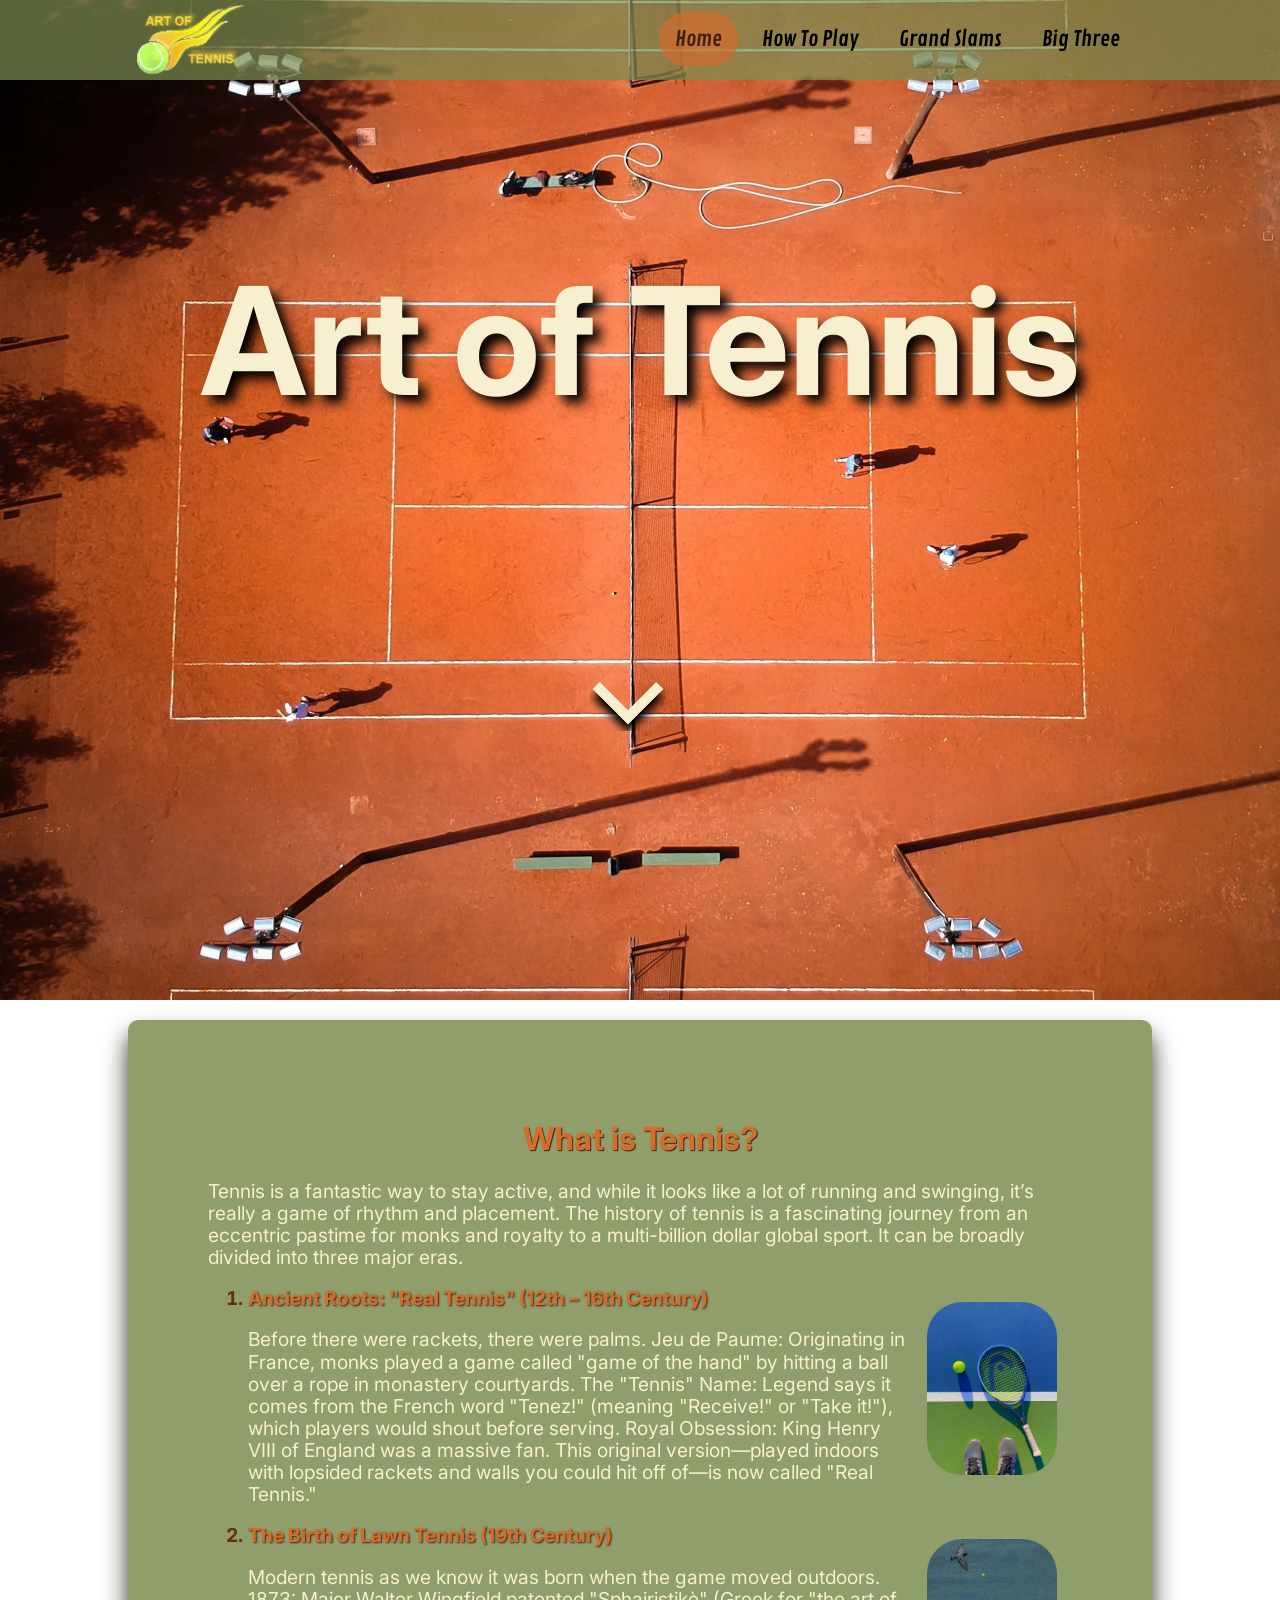
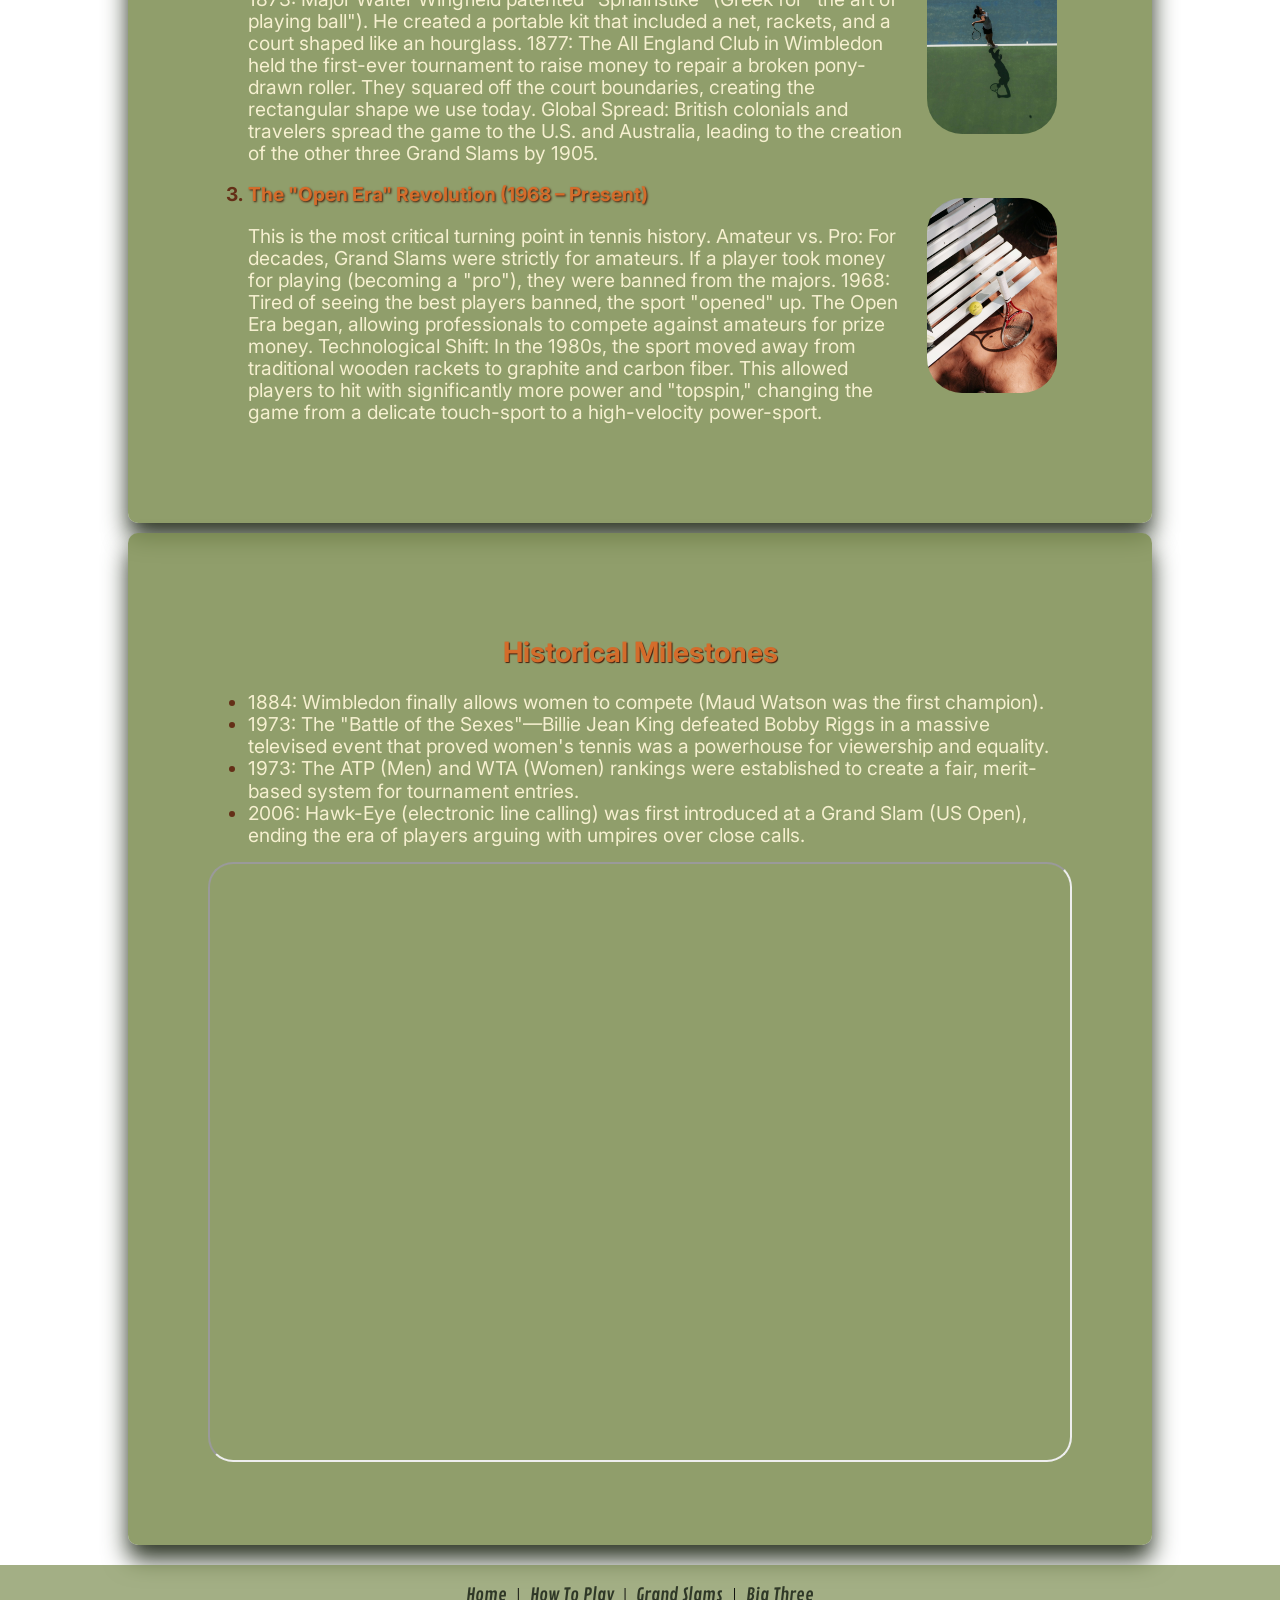
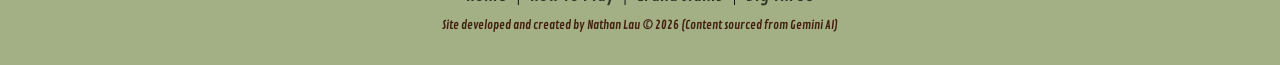
<file: index.html>
<!DOCTYPE html>
<html lang="en">
<head>
	<meta charset="UTF-8">
	<meta content="width=device-width, initial-scale=1.0" name="viewport">
	<title>Art of Tennis</title>
	<link href="style.css" rel="stylesheet">
	<link href="normalize.css" rel="stylesheet">
	<meta content="width=device-width, initial-scale=1" name="viewport">
	<link href="https://cdnjs.cloudflare.com/ajax/libs/font-awesome/4.7.0/css/font-awesome.min.css" rel="stylesheet">
	<script src="responsive_nav.js">
	</script>
</head>
<body>
    <!-- This is my top parallax/hero image -->
	<div class="parallax_index">
		<!-- This is my responsive navigation bar -->
		<div class="topnav" id="myTopnav">
			<img alt="Art of Tennis" src="images/art_of_tennis.png" title="Art of Tennis"> <a href="big_three.html">Big Three</a> <a href="grand_slam.html">Grand Slams</a> <a href="how_to_play.html">How To Play</a> <a class="active" href="index.html">Home</a> <a class="icon" href="javascript:void(0);" onclick="myFunction()"><i class="fa fa-bars"></i></a>
		</div>
    <!-- This is the text on the hero image -->
		<div class="parallax_text_art_of_tennis">
			<h1>Art of Tennis</h1>
		</div>
		<div class="arrow_down">
			<i class="arrow down"></i>
		</div>
	</div><!-- This closes off my navigation bar -->
	<div class="parallax_index2">
		<div class="main_content">
			<h1>What is Tennis?</h1>
			<p>Tennis is a fantastic way to stay active, and while it looks like a lot of running and swinging, it’s really a game of rhythm and placement. The history of tennis is a fascinating journey from an eccentric pastime for monks and royalty to a multi-billion dollar global sport. It can be broadly divided into three major eras.</p>
			<ol>
				<li>
					<strong>Ancient Roots: "Real Tennis" (12th – 16th Century)</strong> <img alt="tennis racquet and ball" class="float_right_img" src="images/racquet_and_ball.jpg" title="tennis racquet and ball">
					<p>Before there were rackets, there were palms. Jeu de Paume: Originating in France, monks played a game called "game of the hand" by hitting a ball over a rope in monastery courtyards. The "Tennis" Name: Legend says it comes from the French word "Tenez!" (meaning "Receive!" or "Take it!"), which players would shout before serving. Royal Obsession: King Henry VIII of England was a massive fan. This original version—played indoors with lopsided rackets and walls you could hit off of—is now called "Real Tennis."</p>
				</li>
				<li>
					<strong>The Birth of Lawn Tennis (19th Century)</strong> <img alt="serving with bird in frame" class="float_right_img" src="images/serving_with_bird_in_frame.jpg" title="serving with bird in frame">
					<p>Modern tennis as we know it was born when the game moved outdoors. 1873: Major Walter Wingfield patented "Sphairistikè" (Greek for "the art of playing ball"). He created a portable kit that included a net, rackets, and a court shaped like an hourglass. 1877: The All England Club in Wimbledon held the first-ever tournament to raise money to repair a broken pony-drawn roller. They squared off the court boundaries, creating the rectangular shape we use today. Global Spread: British colonials and travelers spread the game to the U.S. and Australia, leading to the creation of the other three Grand Slams by 1905.</p>
				</li>
				<li>
					<strong>The "Open Era" Revolution (1968 – Present)</strong> <img alt="tennis racquet on bench" class="float_right_img" src="images/tennis_racquet_on_bench.jpg" title="tennis racquet on bench">
					<p>This is the most critical turning point in tennis history. Amateur vs. Pro: For decades, Grand Slams were strictly for amateurs. If a player took money for playing (becoming a "pro"), they were banned from the majors. 1968: Tired of seeing the best players banned, the sport "opened" up. The Open Era began, allowing professionals to compete against amateurs for prize money. Technological Shift: In the 1980s, the sport moved away from traditional wooden rackets to graphite and carbon fiber. This allowed players to hit with significantly more power and "topspin," changing the game from a delicate touch-sport to a high-velocity power-sport.</p>
				</li>
			</ol>
		</div>
		<div class="main_content">
			<h2>Historical Milestones</h2>
			<ul>
				<li>1884: Wimbledon finally allows women to compete (Maud Watson was the first champion).</li>
				<li>1973: The "Battle of the Sexes"—Billie Jean King defeated Bobby Riggs in a massive televised event that proved women's tennis was a powerhouse for viewership and equality.</li>
				<li>1973: The ATP (Men) and WTA (Women) rankings were established to create a fair, merit-based system for tournament entries.</li>
				<li>2006: Hawk-Eye (electronic line calling) was first introduced at a Grand Slam (US Open), ending the era of players arguing with umpires over close calls.</li>
			</ul><iframe allowfullscreen src="https://www.youtube.com/embed/PWM6v7XLyeg?si=qbBlyLU2C3SnvTPN" title="YouTube video player"></iframe>
		</div>
		<footer>
			<!-- This is my footer -->
			<a href="index.html">Home</a> | <a href="how_to_play.html">How To Play</a> | <a href="grand_slam.html">Grand Slams</a> | <a href="big_three.html">Big Three</a>
			<p>Site developed and created by Nathan Lau &copy; 2026 (Content sourced from Gemini AI)</p>
		</footer><!-- This closes off my footer -->
	</div>
</body>
</html>
</file>
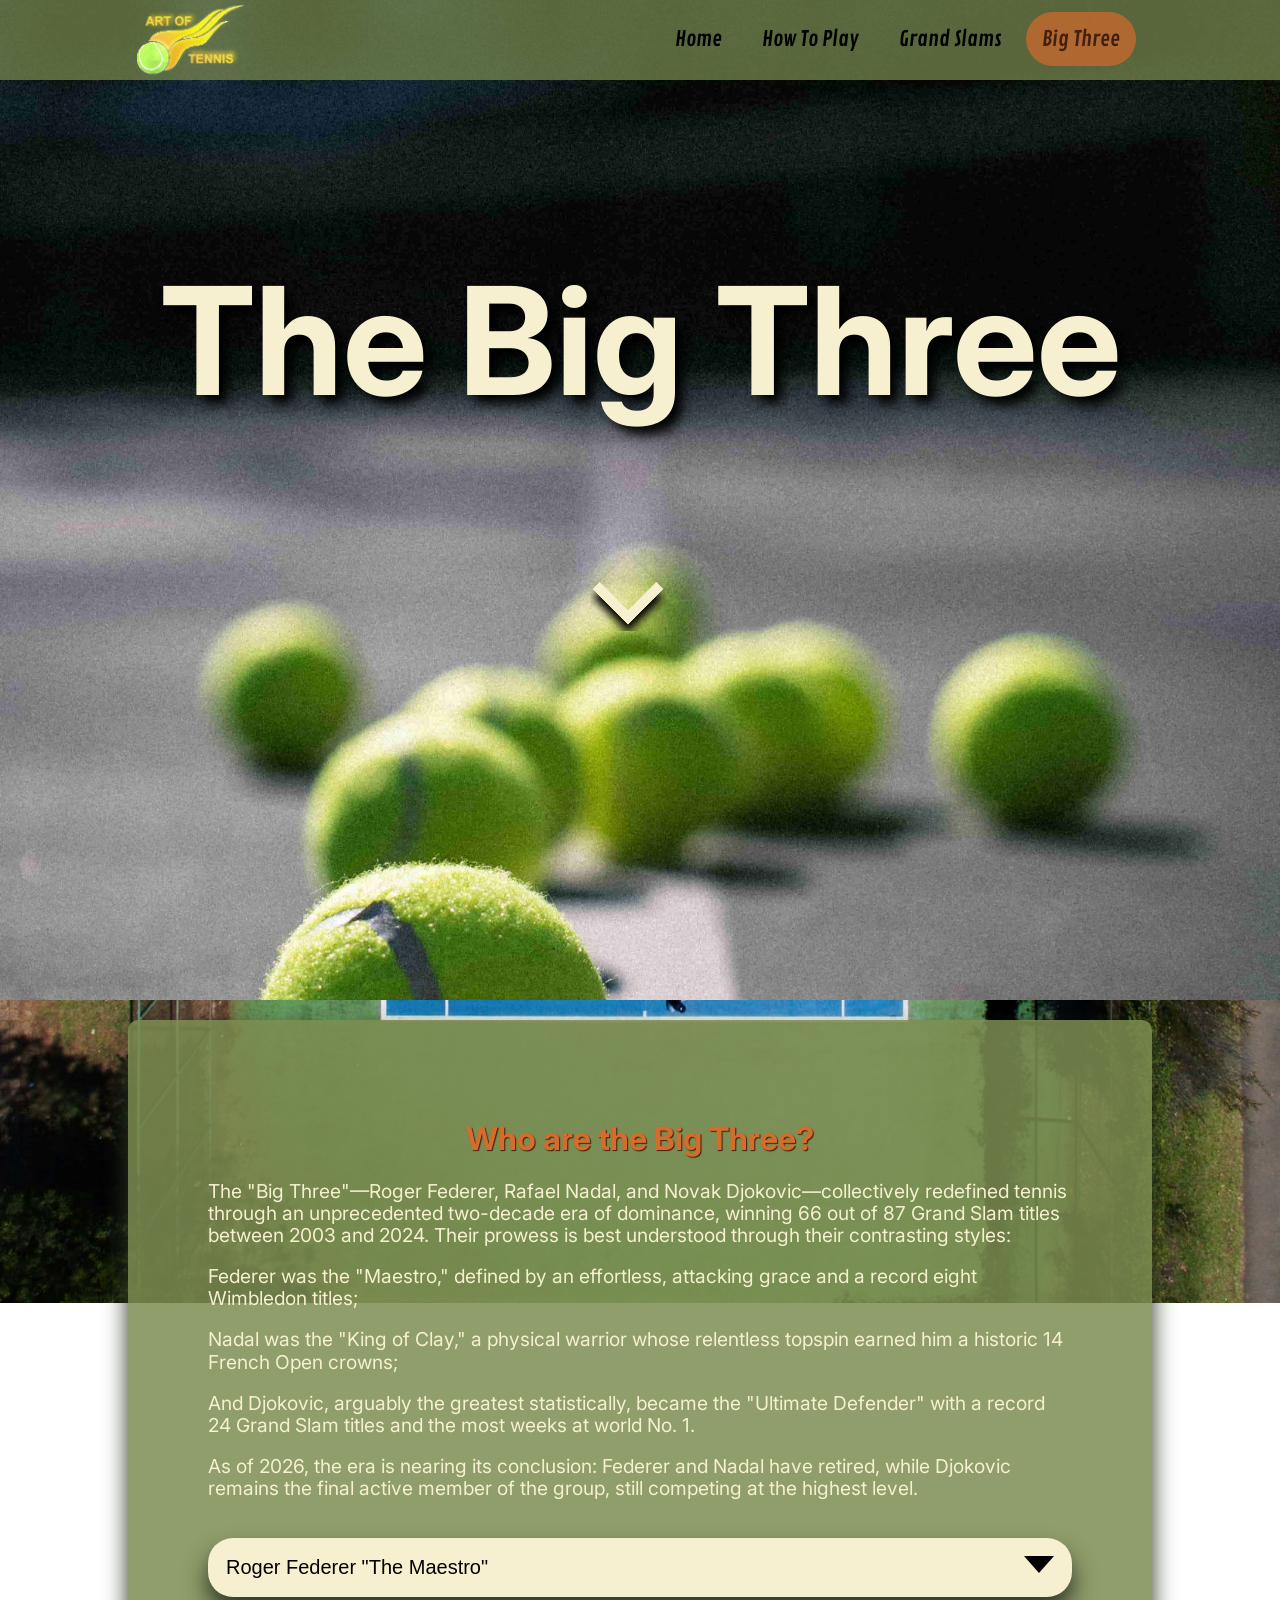
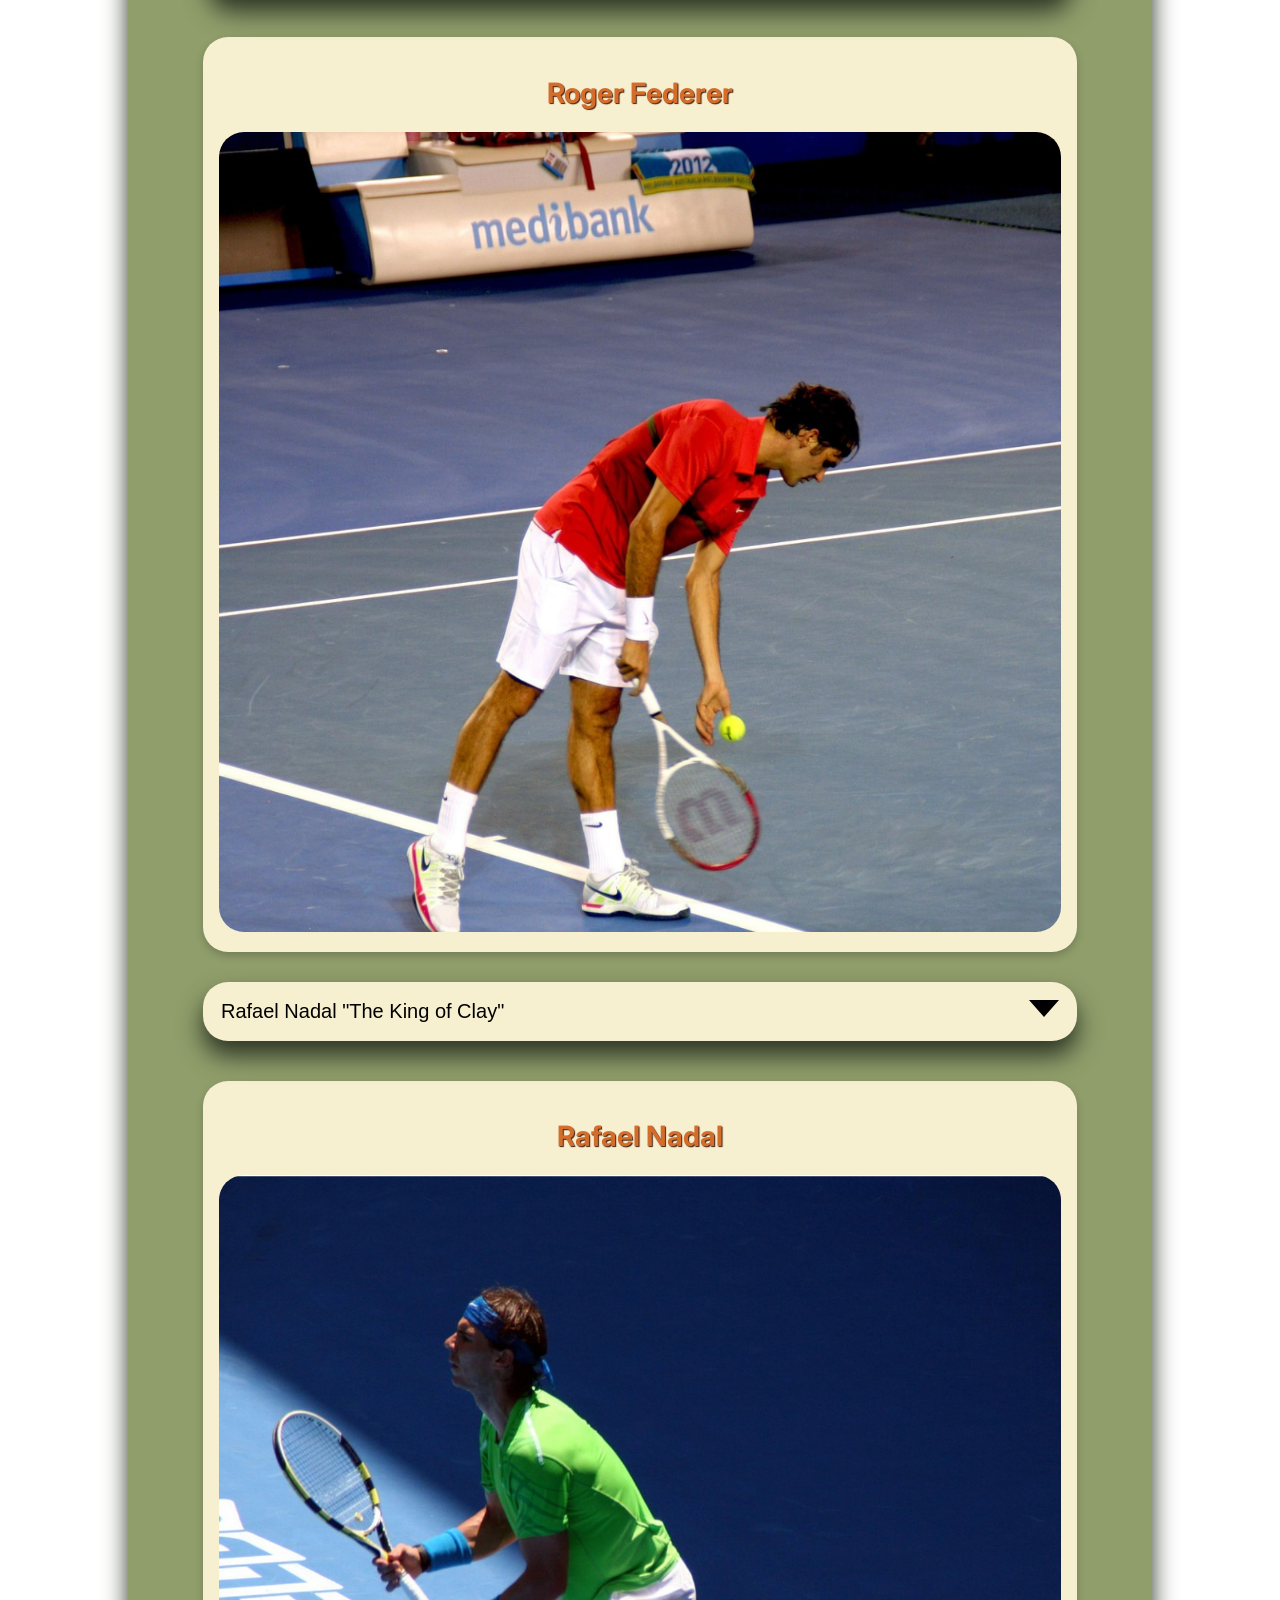
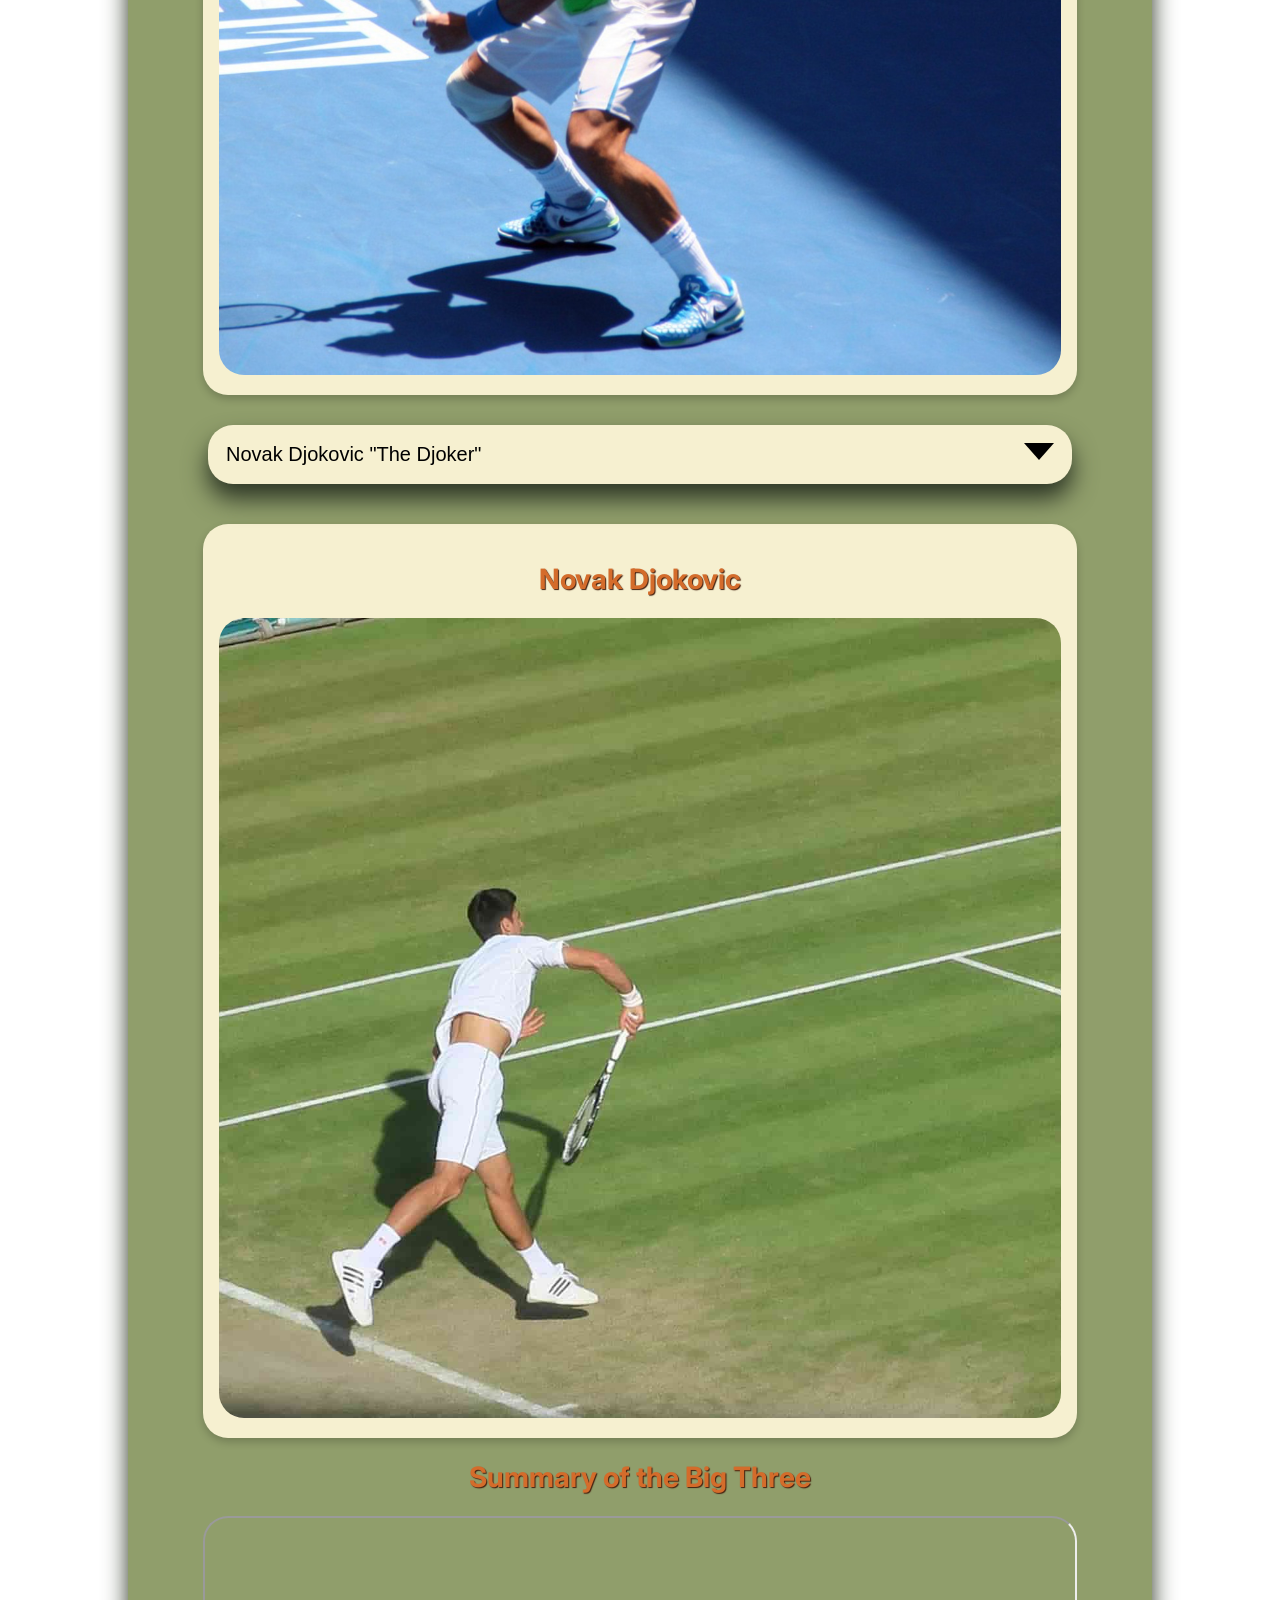
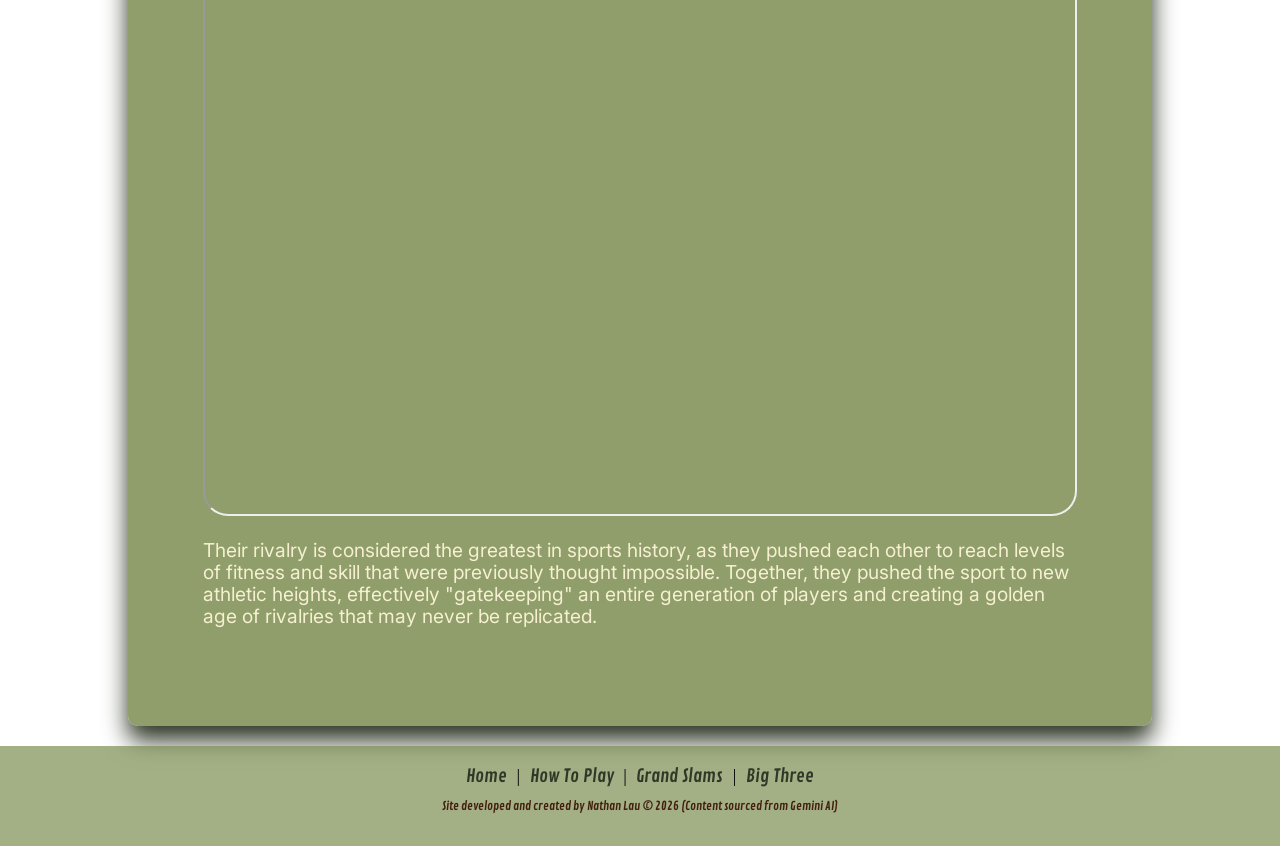
<file: big_three.html>
<!DOCTYPE html>
<html lang="en">
<head>
	<meta charset="UTF-8">
	<meta content="width=device-width, initial-scale=1.0" name="viewport">
	<title>Art of Tennis</title>
	<link href="style.css" rel="stylesheet">
	<link href="normalize.css" rel="stylesheet">
	<meta content="width=device-width, initial-scale=1" name="viewport">
	<link href="https://cdnjs.cloudflare.com/ajax/libs/font-awesome/4.7.0/css/font-awesome.min.css" rel="stylesheet">
	<script src="responsive_nav.js">
	</script>
</head>
<body>
  <!-- This is my top parallax/hero image -->
	<div class="parallax_big_three">
		<div class="topnav" id="myTopnav">
			<img alt="Art of Tennis" src="images/art_of_tennis.png" title="Art of Tennis"> <a class="active" href="big_three.html">Big Three</a> <a href="grand_slam.html">Grand Slams</a> <a href="how_to_play.html">How To Play</a> <a href="index.html">Home</a> <a class="icon" href="javascript:void(0);" onclick="myFunction()"><i class="fa fa-bars"></i></a>
		</div>
    <!-- This is the text on the hero image -->
		<div class="parallax_text_big_three">
			<h1>The Big Three</h1>
		</div>
		<div class="arrow_down">
			<i class="arrow down"></i>
		</div>
	</div>
	<div class="parallax_big_three2">
		<div class="main_content">
			<h1>Who are the Big Three?</h1>
			<p>The "Big Three"—Roger Federer, Rafael Nadal, and Novak Djokovic—collectively redefined tennis through an unprecedented two-decade era of dominance, winning 66 out of 87 Grand Slam titles between 2003 and 2024. Their prowess is best understood through their contrasting styles: </p>
        <p>Federer was the "Maestro," defined by an effortless, attacking grace and a record eight Wimbledon titles; </p>
        <p>Nadal was the "King of Clay," a physical warrior whose relentless topspin earned him a historic 14 French Open crowns; </p>
        <p>And Djokovic, arguably the greatest statistically, became the "Ultimate Defender" with a record 24 Grand Slam titles and the most weeks at world No. 1. </p>
        <p>As of 2026, the era is nearing its conclusion: Federer and Nadal have retired, while Djokovic remains the final active member of the group, still competing at the highest level.</p><button class="accordion">Roger Federer "The Maestro"
			<span class="triangle_down"></span></button>
			<div class="panel">
				<p>Federer was the first to reach the 20-Slam milestone and is often credited with bringing a renewed elegance and global popularity to the game.</p>
				<ul>
					<li>Grand Slam Titles: 20</li>
					<li>Specialty: Grass (Record 8 Wimbledon titles).</li>
					<li>Style: Known for an "effortless" style, a legendary one-handed backhand, and exceptional sportsmanship.</li>
					<li>Status: Retired in September 2022. In 2026, he remains a global ambassador for the sport and was recently nominated for the International Tennis Hall of Fame.</li>
				</ul>
			</div>
			<div class="row">
				<div class="column">
					<div class="card_big_three">
					<h2>Roger Federer</h2><img alt="Roger Federer" src="images/roger_federer.jpg" title="Roger Federer"></div>
				</div><button class="accordion">Rafael Nadal "The King of Clay"
				<span class="triangle_down"></span></button>
				<div class="panel">
					<p>Nadal is the greatest clay-court player in history, characterized by his intense physicality and relentless "never-die" attitude.</p>
					<ul>
						<li>Grand Slam Titles: 22</li>
						<li>Specialty: Clay (Record 14 French Open titles).</li>
						<li>Key Achievement: One of the few men to achieve the Career Golden Slam (winning all four majors plus Olympic Gold in singles).</li>
						<li>Status: Retired in November 2024 after the Davis Cup Finals. He now focuses on his global tennis academies and philanthropic work.</li>
					</ul>
				</div>
				<div class="column">
					<div class="card_big_three">
					<h2>Rafael Nadal</h2><img alt="Rafael Nadal" src="images/rafael_nadal.jpg" title="Rafael Nadal"></div>
				</div>
			</div><button class="accordion">Novak Djokovic "The Djoker"
			<span class="triangle_down"></span></button>
			<div class="panel">
				<p>Statistically the most successful player in the history of the game, Djokovic surpassed his rivals in almost every major metric through discipline and defensive brilliance.</p>
				<ul>
					<li>Grand Slam Titles: 24 (All-time men’s record).</li>
					<li>Specialty: Hard Courts (Record 10 Australian Open titles).</li>
					<li>Key Achievement: The only man to achieve a Triple Career Grand Slam (winning all four majors at least three times) and a Career Golden Masters (winning all nine ATP Masters 1000 tournaments).</li>
					<li>Status: Active. As of early 2026, he is still ranked in the world's top 3 and recently reached the final of the 2026 Australian Open.</li>
				</ul>
			</div>
			<div class="row">
				<div class="column">
					<div class="card_big_three">
					<h2>Novak Djokovic</h2><img alt="Novak Djokovic" src="images/novak_djokovic.jpg" title="Novak Djokovic"></div>
				</div>
				<h2>Summary of the Big Three</h2><iframe allowfullscreen src="https://www.youtube.com/embed/47mHjQXppYc?si=Hl7g8OmnautPlrlu" title="YouTube video player"></iframe>
				<p>Their rivalry is considered the greatest in sports history, as they pushed each other to reach levels of fitness and skill that were previously thought impossible. Together, they pushed the sport to new athletic heights, effectively "gatekeeping" an entire generation of players and creating a golden age of rivalries that may never be replicated.</p>
			</div>
		</div>
		<footer>
			<!-- This is my footer -->
			<a href="index.html">Home</a> | <a href="how_to_play.html">How To Play</a> | <a href="grand_slam.html">Grand Slams</a> | <a href="big_three.html">Big Three</a>
			<p>Site developed and created by Nathan Lau &copy; 2026 (Content sourced from Gemini AI)</p>
		</footer><!-- This closes off my footer -->
	</div><!--Javascript and the code for the modal-->
	<div class="pop_up_image"><span>&times;</span> <img alt="australian open" src="images/australian_open.jpg"></div>
	<script>
	                document.querySelectorAll('.card_big_three img').forEach(image =>{
	                  image.onclick = () =>{
	                      document.querySelector('.pop_up_image').style.display = 'block';
	                      document.querySelector('.pop_up_image img').src = image.getAttribute('src');
	                  }
	                })
	                  
	                document.querySelector('.pop_up_image span').onclick = () =>{
	                  document.querySelector('.pop_up_image').style.display = 'none';
	                }
	              var acc = document.getElementsByClassName("accordion");
	var i;

	for (i = 0; i < acc.length; i++) {
	 acc[i].addEventListener("click", function() {
	   /* Toggle between adding and removing the "active" class */
	   this.classList.toggle("active");

	   /* Toggle between hiding and showing the active panel */
	   var panel = this.nextElementSibling;
	   if (panel.style.display === "block") {
	     panel.style.display = "none";
	   } else {
	     panel.style.display = "block";
	   }
	 });
	}
	</script>
</body>
</html>
</file>
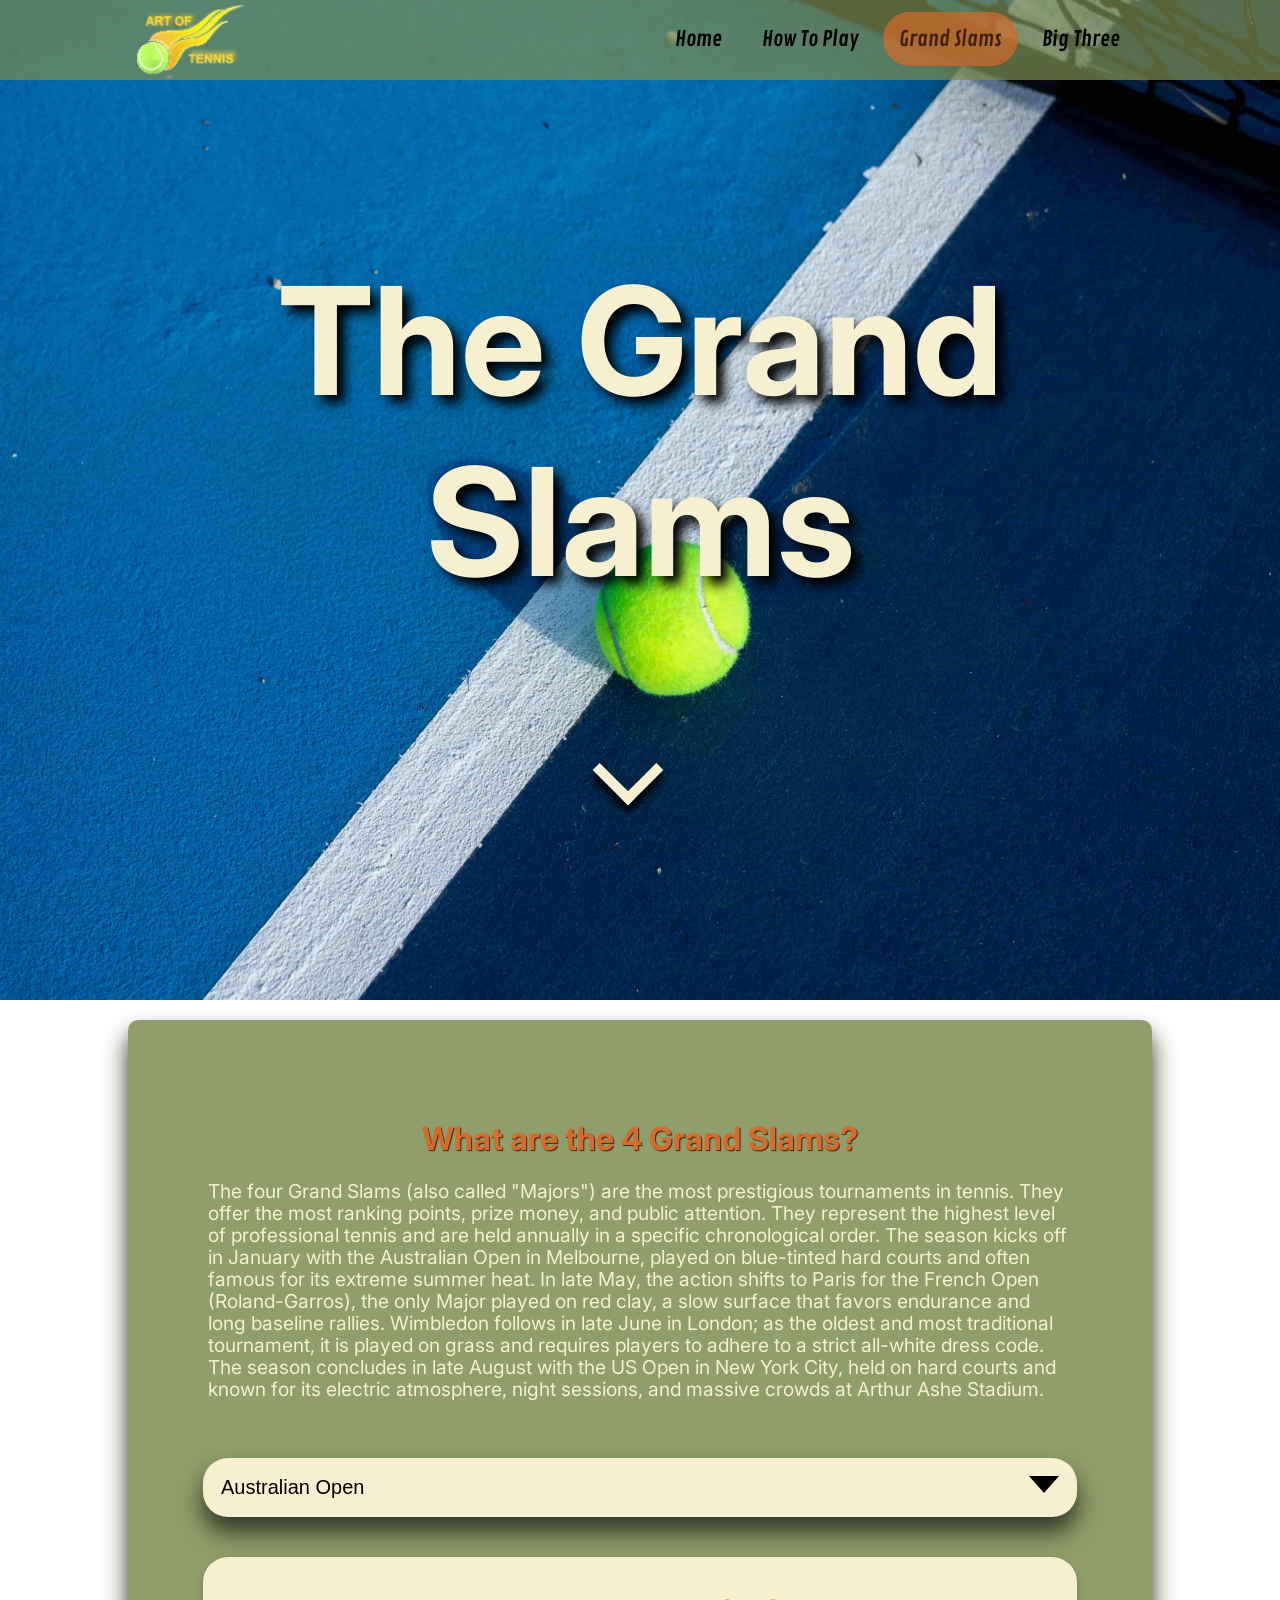
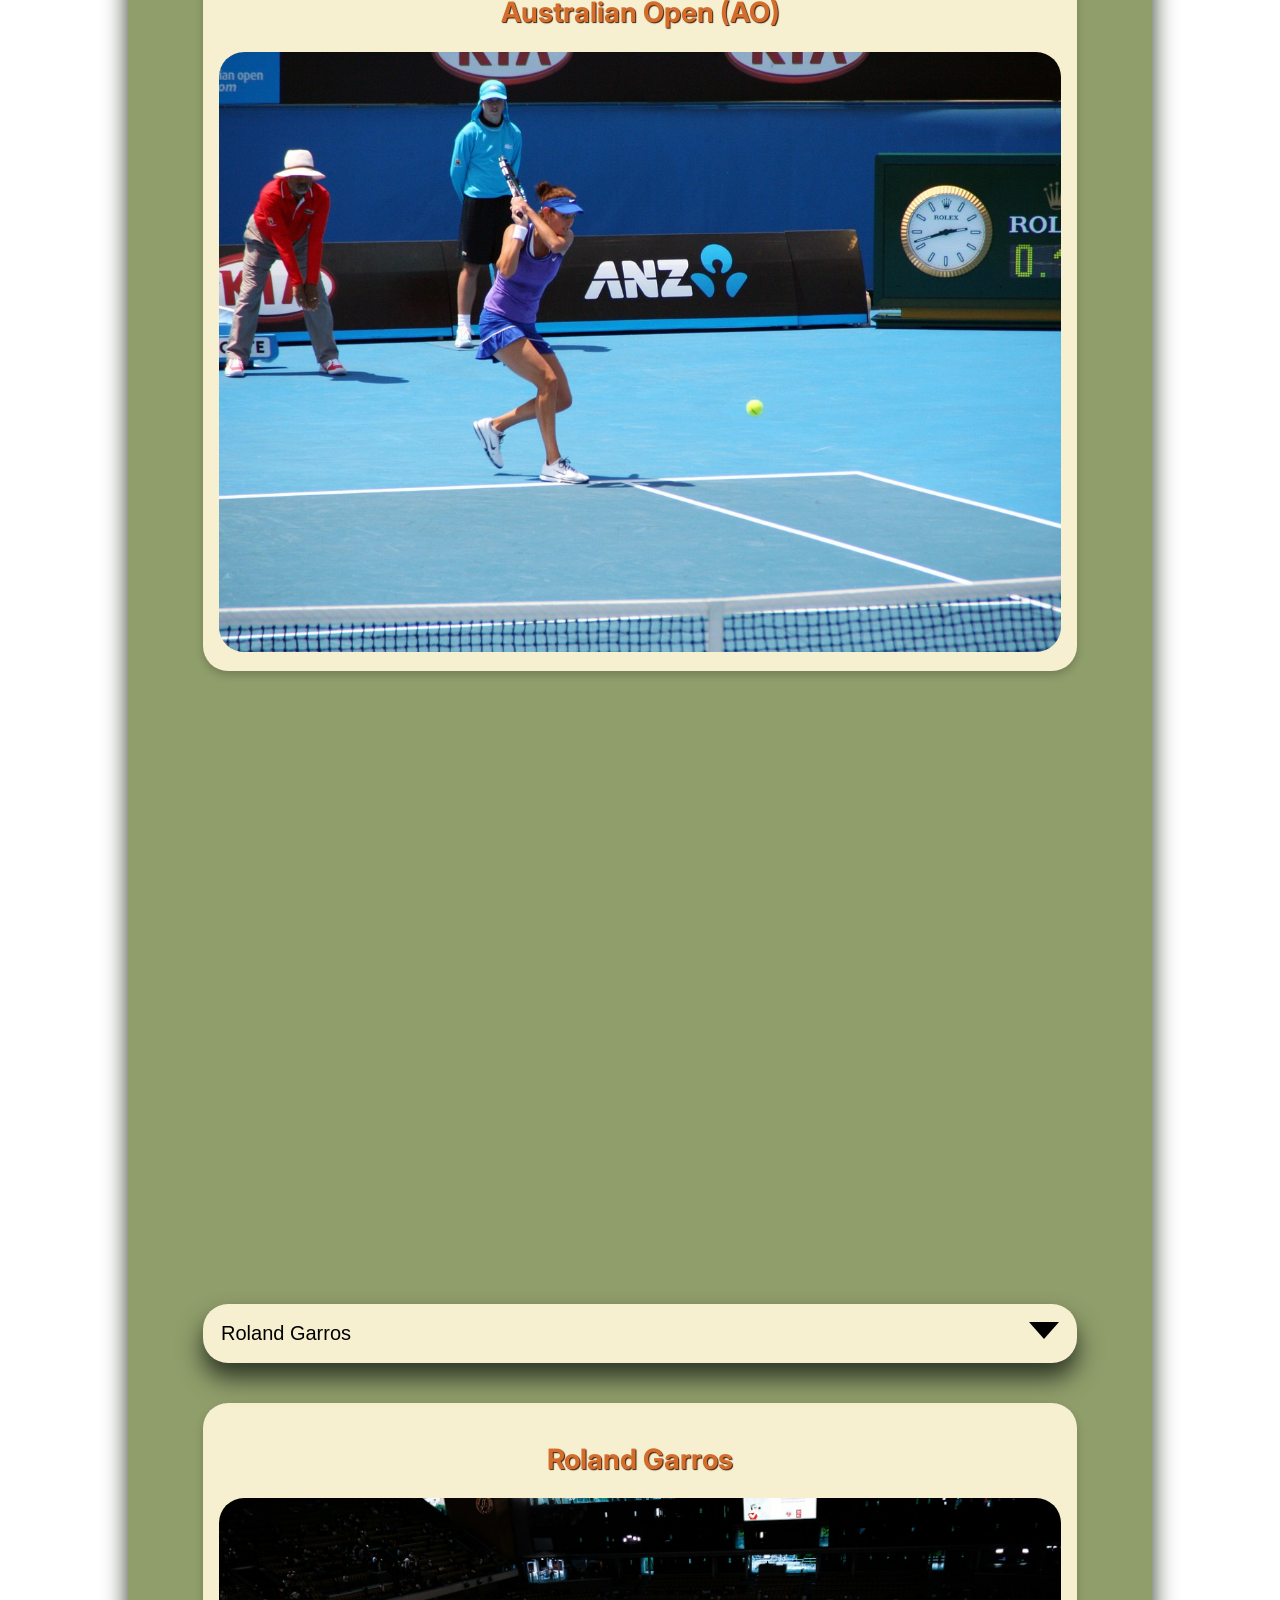
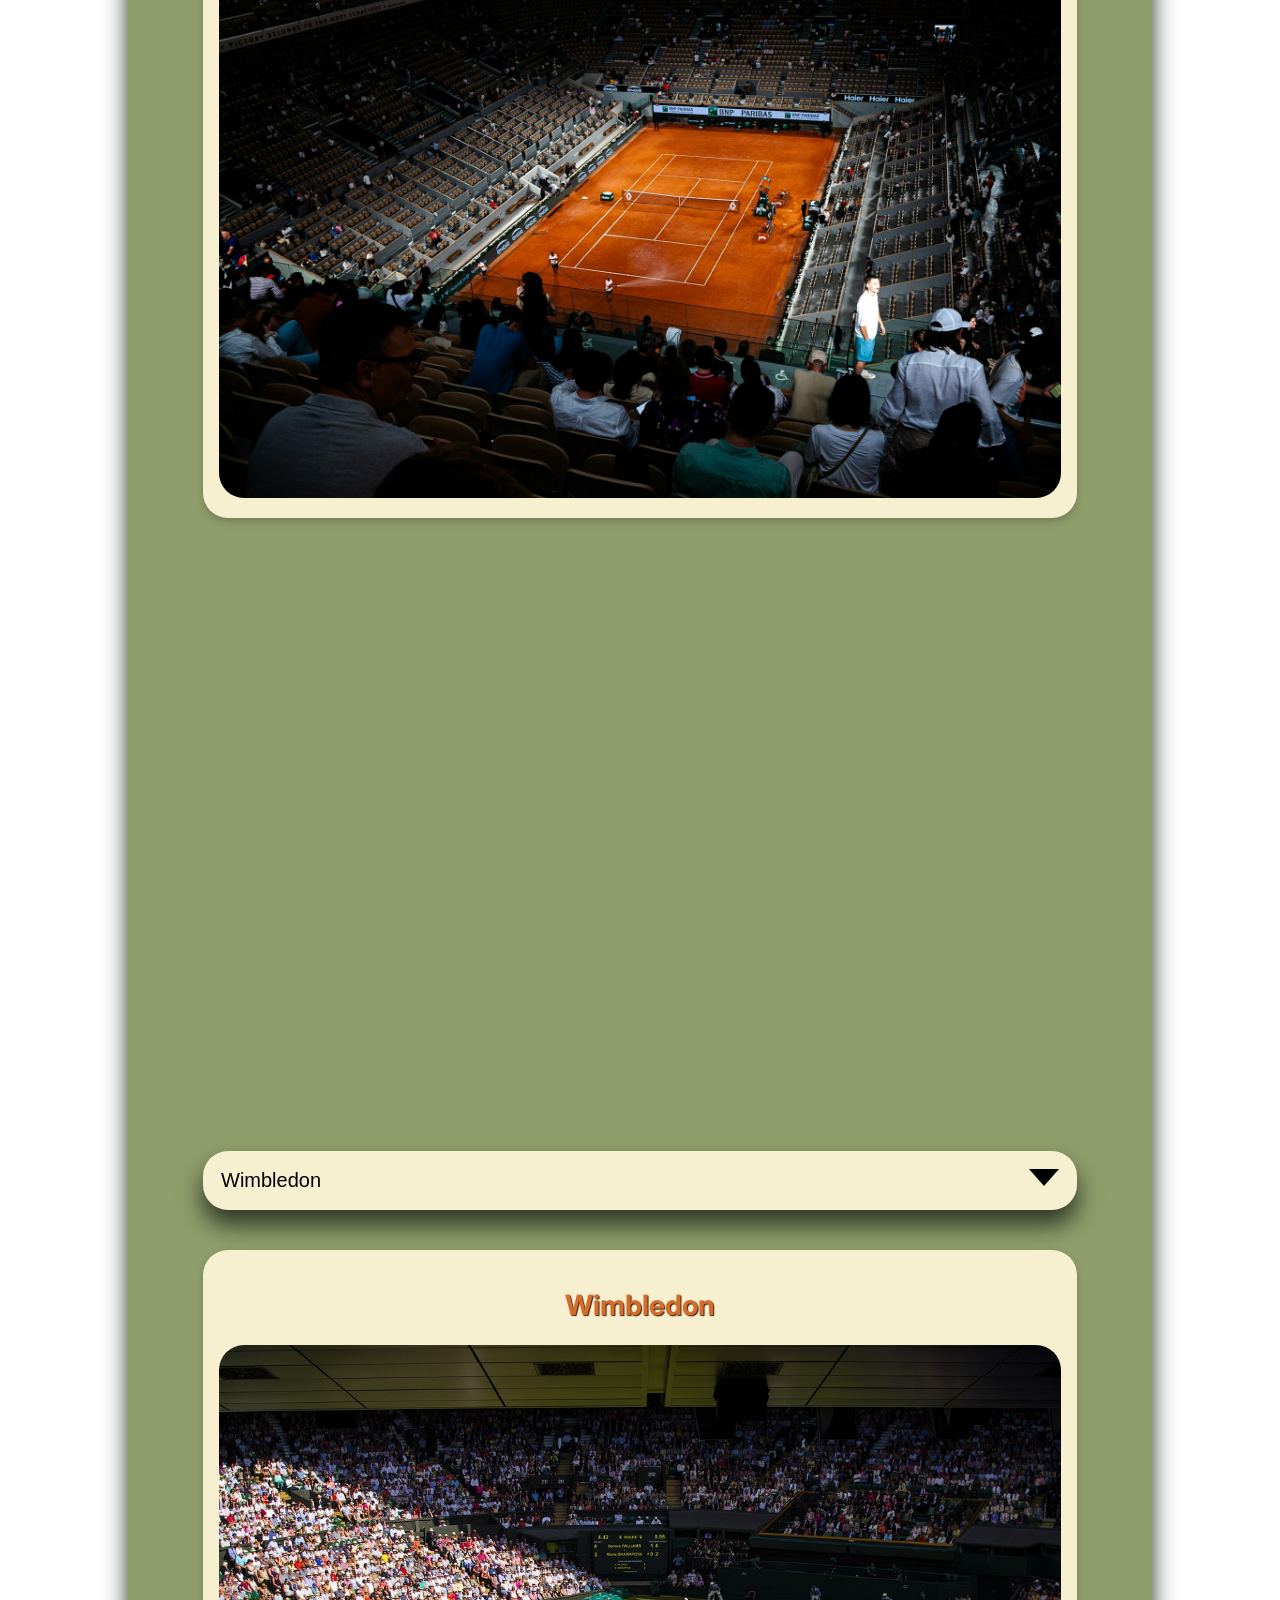
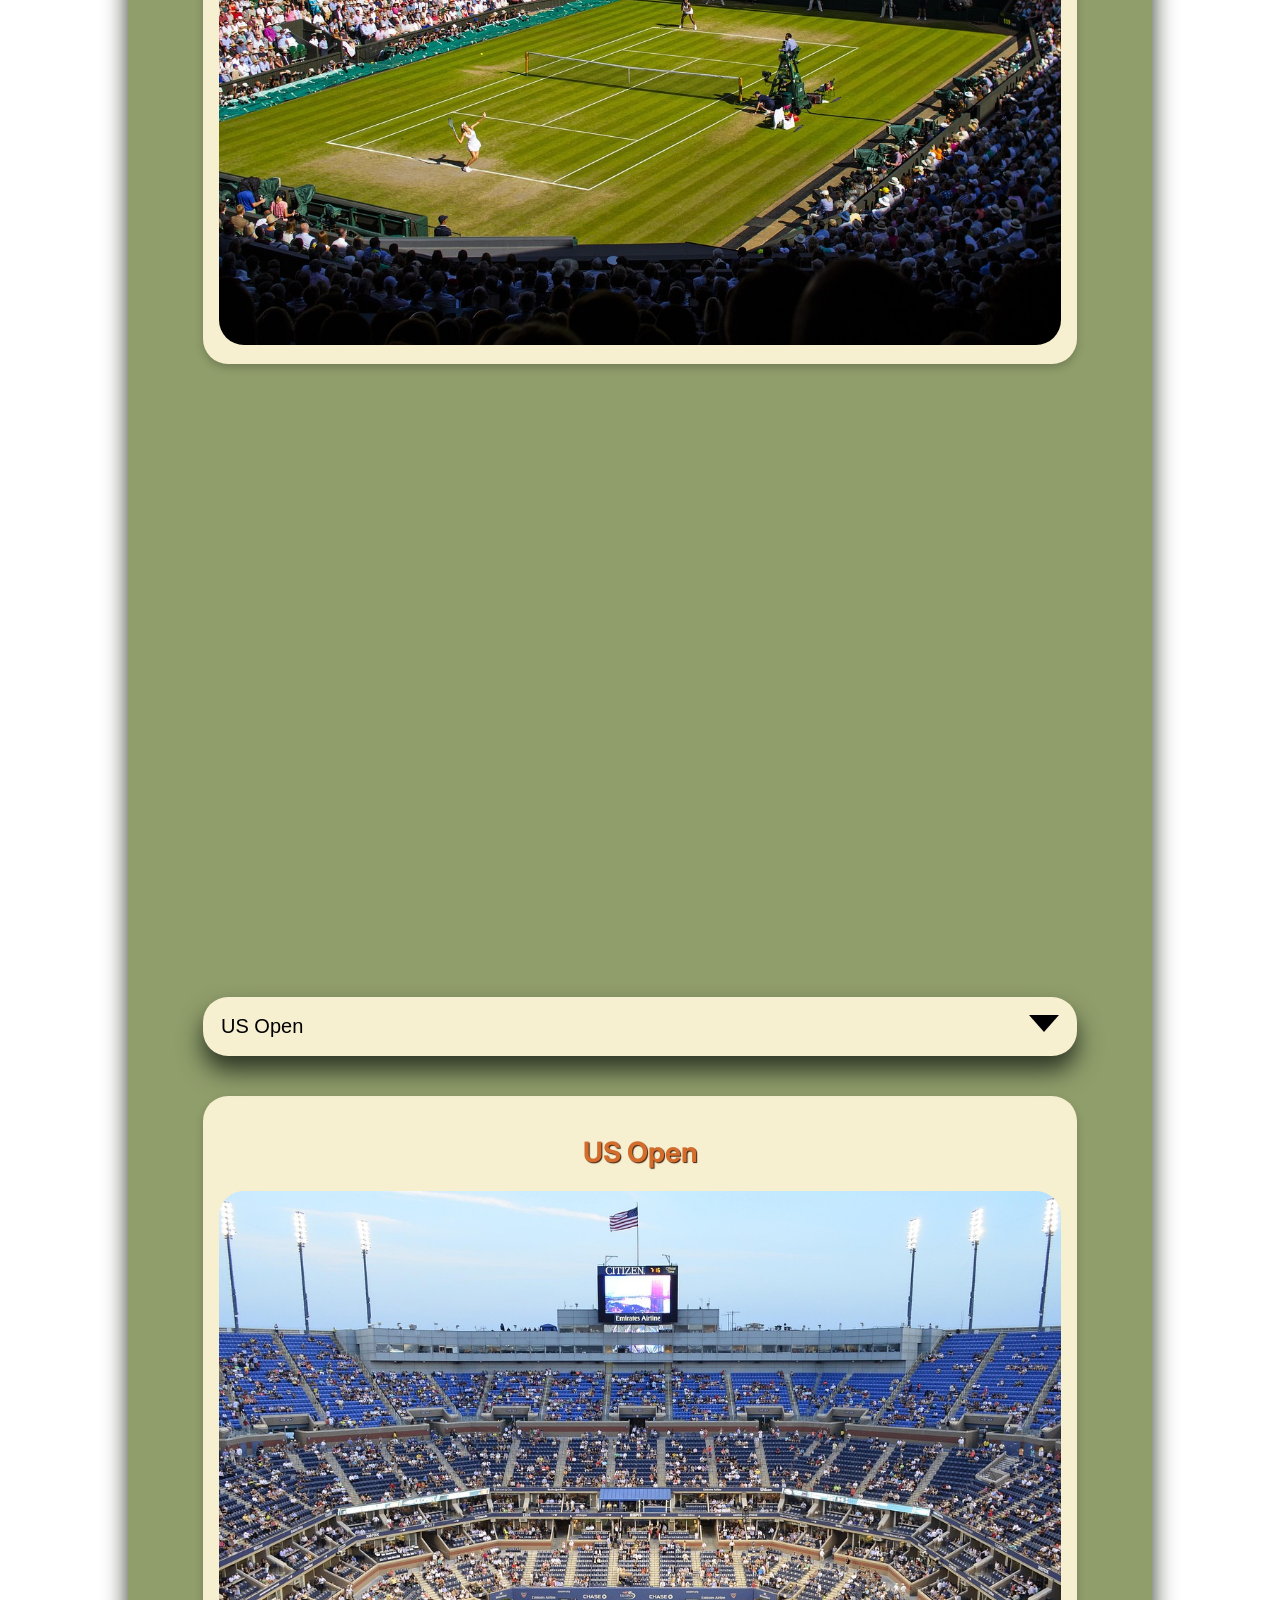
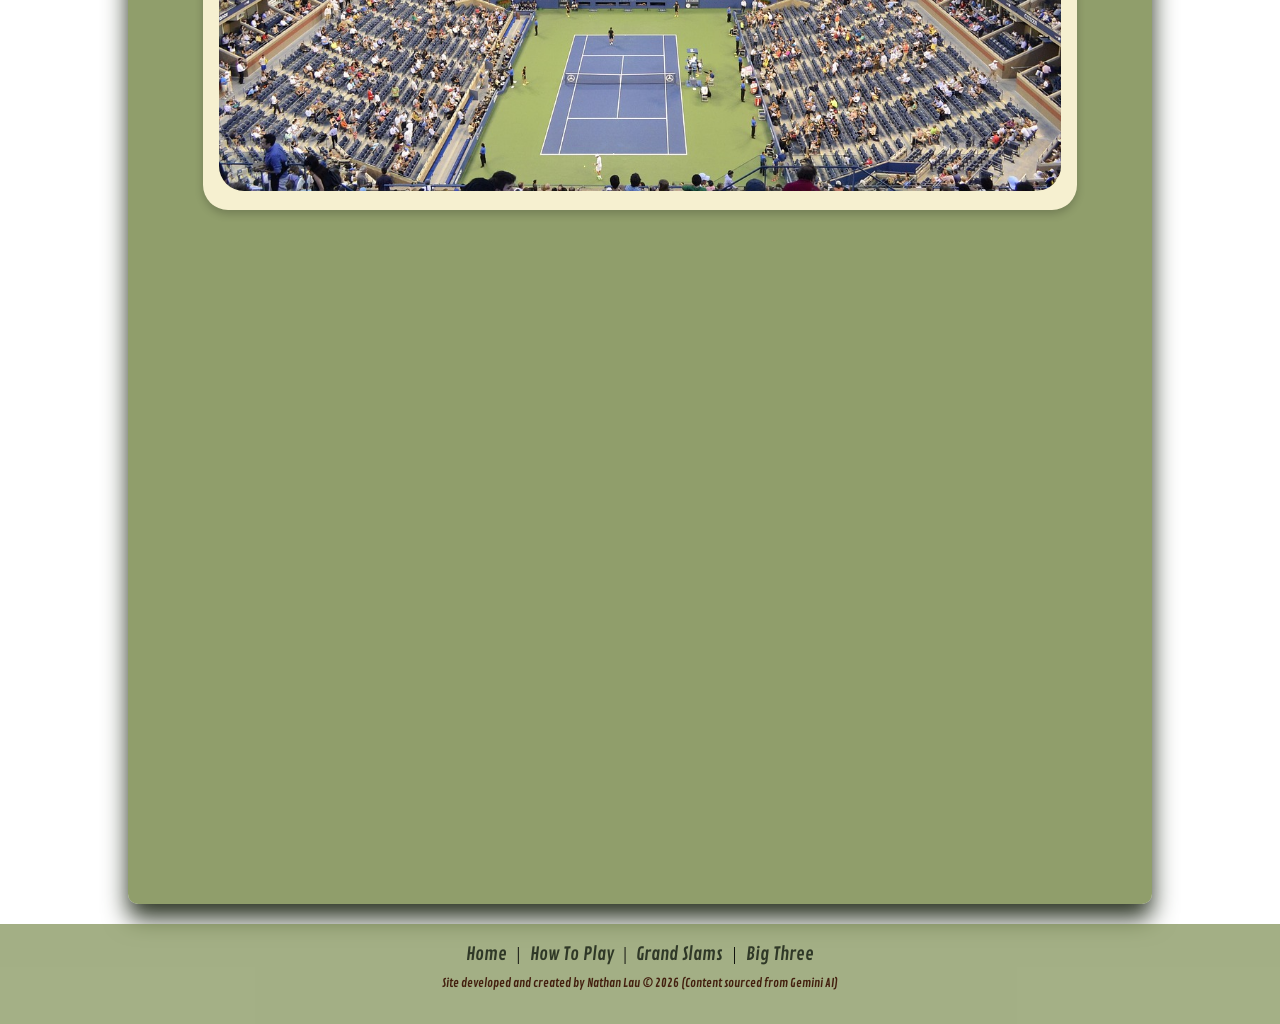
<file: grand_slam.html>
<!DOCTYPE html>
<html lang="en">
<head>
	<meta charset="UTF-8">
	<meta content="width=device-width, initial-scale=1.0" name="viewport">
	<title>Art of Tennis</title>
	<link href="style.css" rel="stylesheet">
	<link href="normalize.css" rel="stylesheet">
	<meta content="width=device-width, initial-scale=1" name="viewport">
	<link href="https://cdnjs.cloudflare.com/ajax/libs/font-awesome/4.7.0/css/font-awesome.min.css" rel="stylesheet">
	<script src="responsive_nav.js">
	</script>
</head>
<body>
    <!-- This is my top parallax/hero image -->
	<div class="parallax_grand_slam">
		<div class="topnav" id="myTopnav">
			<img alt="Art of Tennis" src="images/art_of_tennis.png" title="Art of Tennis"> <a href="big_three.html">Big Three</a> <a class="active" href="grand_slam.html">Grand Slams</a> <a href="how_to_play.html">How To Play</a> <a href="index.html">Home</a> <a class="icon" href="javascript:void(0);" onclick="myFunction()"><i class="fa fa-bars"></i></a>
		</div>
    <!-- This is the text on the hero image -->
		<div class="parallax_text_grand_slam">
			<h1>The Grand Slams</h1>
		</div>
		<div class="arrow_down">
			<i class="arrow down"></i>
		</div>
	</div>
	<div class="parallax_grand_slam2">
		<div class="main_content">
			<h1>What are the 4 Grand Slams?</h1>
			<p>The four Grand Slams (also called "Majors") are the most prestigious tournaments in tennis. They offer the most ranking points, prize money, and public attention. They represent the highest level of professional tennis and are held annually in a specific chronological order. The season kicks off in January with the Australian Open in Melbourne, played on blue-tinted hard courts and often famous for its extreme summer heat. In late May, the action shifts to Paris for the French Open (Roland-Garros), the only Major played on red clay, a slow surface that favors endurance and long baseline rallies. Wimbledon follows in late June in London; as the oldest and most traditional tournament, it is played on grass and requires players to adhere to a strict all-white dress code. The season concludes in late August with the US Open in New York City, held on hard courts and known for its electric atmosphere, night sessions, and massive crowds at Arthur Ashe Stadium.</p><br>
			<div class="row">
				<button class="accordion">Australian Open
				<span class="triangle_down"></span></button>
				<div class="panel">
					<ul>
						<li>Location: Melbourne Park, Melbourne, Australia</li>
						<li>Surface: Hard Court (Blue Plexicushion)</li>
						<li>Time: January</li>
						<li>Vibe: Known as the "Happy Slam" due to its festive atmosphere. It is physically grueling because players often compete in extreme summer heat (regularly above 35°C).</li>
						<li>2026 Update: Carlos Alcaraz won the men's title, completing his "Career Grand Slam" (winning all four majors at least once). Elena Rybakina claimed the women's title.</li>
					</ul>
				</div>
				<div class="column">
					<div class="card">
					<h2>Australian Open (AO)</h2><img alt="australian open" src="images/australian_open.jpg" title="australian open"></div>
				</div><iframe allowfullscreen src="https://www.google.com/maps/embed?pb=!1m18!1m12!1m3!1d3939.597270100932!2d144.9739414758858!3d-37.82101487197367!2m3!1f0!2f0!3f0!3m2!1i1024!2i768!4f13.1!3m3!1m2!1s0x6ad642b9380206fd%3A0x23145328fc03a340!2sAustralian%20Open%20Tennis%20Courts!5e1!3m2!1sen!2snz!4v1776638171419!5m2!1sen!2snz" style="border:0;"></iframe> <button class="accordion">Roland Garros
				<span class="triangle_down"></span></button>
				<div class="panel">
					<ul>
						<li>Location: Stade Roland Garros, Paris, France</li>
						<li>Surface: Red Clay</li>
						<li>Time: May – June</li>
						<li>Vibe: The most physically demanding of the four. Clay slows down the ball and creates a high bounce, leading to long, grueling baseline rallies. It requires extreme patience and stamina.</li>
						<li>2026 Dates: Scheduled for May 24 – June 7.</li>
					</ul>
				</div>
				<div class="column">
					<div class="card">
					<h2>Roland Garros</h2><img alt="roland garros" src="images/roland_garros.jpg" title="roland garros"></div>
				</div>
			</div><iframe allowfullscreen src="https://www.google.com/maps/embed?pb=!1m18!1m12!1m3!1d3281.993142179934!2d2.247446477065364!3d48.84687267133062!2m3!1f0!2f0!3f0!3m2!1i1024!2i768!4f13.1!3m3!1m2!1s0x47e67ac59c999975%3A0x9d40606b40c66989!2sRoland%20Garros%20Stadium!5e1!3m2!1sen!2snz!4v1776638211219!5m2!1sen!2snz" style="border:0;"></iframe>
			<div class="row">
				<button class="accordion">Wimbledon
				<span class="triangle_down"></span></button>
				<div class="panel">
					<ul>
						<li>Location: All England Club, London, UK</li>
						<li>Surface: Grass</li>
						<li>Time: June – July</li>
						<li>Vibe: The oldest and most traditional tournament. It has a strict all-white dress code for players and is famous for its grass courts, which favor fast serves and net play. It is the only Major still played on grass.</li>
						<li>2026 Dates: Scheduled for June 29 – July 12.</li>
					</ul>
				</div>
				<div class="column">
					<div class="card">
					<h2>Wimbledon</h2><img alt="wimbledon" src="images/wimbledon.jpg" title="wimbledon"></div>
				</div><iframe allowfullscreen src="https://www.google.com/maps/embed?pb=!1m18!1m12!1m3!1d1854.0883751287301!2d-0.21420193022867234!3d51.43319488750209!2m3!1f0!2f0!3f0!3m2!1i1024!2i768!4f13.1!3m3!1m2!1s0x48760f52612050a5%3A0xeaee595f26abedbd!2sCentre%20Court%20%7C%20Wimbledon!5e1!3m2!1sen!2snz!4v1776638393021!5m2!1sen!2snz" style="border:0;"></iframe> <button class="accordion">US Open
				<span class="triangle_down"></span></button>
				<div class="panel">
					<ul>
						<li>Location: USTA Billie Jean King National Tennis Center, New York City, USA</li>
						<li>Surface: Hard Court (DecoTurf)</li>
						<li>Time: August – September</li>
						<li>Vibe: Known for being the loudest and most energetic slam. It pioneered night sessions under bright lights and features Arthur Ashe Stadium, the largest tennis stadium in the world.</li>
						<li>2026 Dates: Scheduled for August 31 – September 13.</li>
					</ul>
				</div>
				<div class="column">
					<div class="card">
					<h2>US Open</h2><img alt="US open" src="images/us_open.jpg" title="US open"></div>
				</div>
			</div><iframe allowfullscreen src="https://www.google.com/maps/embed?pb=!1m18!1m12!1m3!1d3778.183443560028!2d-73.84957072397239!3d40.74999777138795!2m3!1f0!2f0!3f0!3m2!1i1024!2i768!4f13.1!3m3!1m2!1s0x89c25fd937d0be03%3A0xb0118df7792c6346!2sUSTA%20Billie%20Jean%20King%20National%20Tennis%20Center!5e1!3m2!1sen!2snz!4v1776638481897!5m2!1sen!2snz" style="border:0;"></iframe>
		</div>
		<footer>
			<!-- This is my footer -->
			<a href="index.html">Home</a> | <a href="how_to_play.html">How To Play</a> | <a href="grand_slam.html">Grand Slams</a> | <a href="big_three.html">Big Three</a>
			<p>Site developed and created by Nathan Lau &copy; 2026 (Content sourced from Gemini AI)</p>
		</footer><!-- This closes off my footer -->
	</div><!--Javascript and the code for the modal-->
	<div class="pop_up_image"><span>&times;</span> <img alt="australian open" src="images/australian_open.jpg"></div>
	<script>
	                document.querySelectorAll('.card img').forEach(image =>{
	                  image.onclick = () =>{
	                      document.querySelector('.pop_up_image').style.display = 'block';
	                      document.querySelector('.pop_up_image img').src = image.getAttribute('src');
	                  }
	                })
	                  
	                document.querySelector('.pop_up_image span').onclick = () =>{
	                  document.querySelector('.pop_up_image').style.display = 'none';
	                }
	              var acc = document.getElementsByClassName("accordion");
	var i;

	for (i = 0; i < acc.length; i++) {
	 acc[i].addEventListener("click", function() {
	   /* Toggle between adding and removing the "active" class */
	   this.classList.toggle("active");

	   /* Toggle between hiding and showing the active panel */
	   var panel = this.nextElementSibling;
	   if (panel.style.display === "block") {
	     panel.style.display = "none";
	   } else {
	     panel.style.display = "block";
	   }
	 });
	}
	</script>
</body>
</html>
</file>
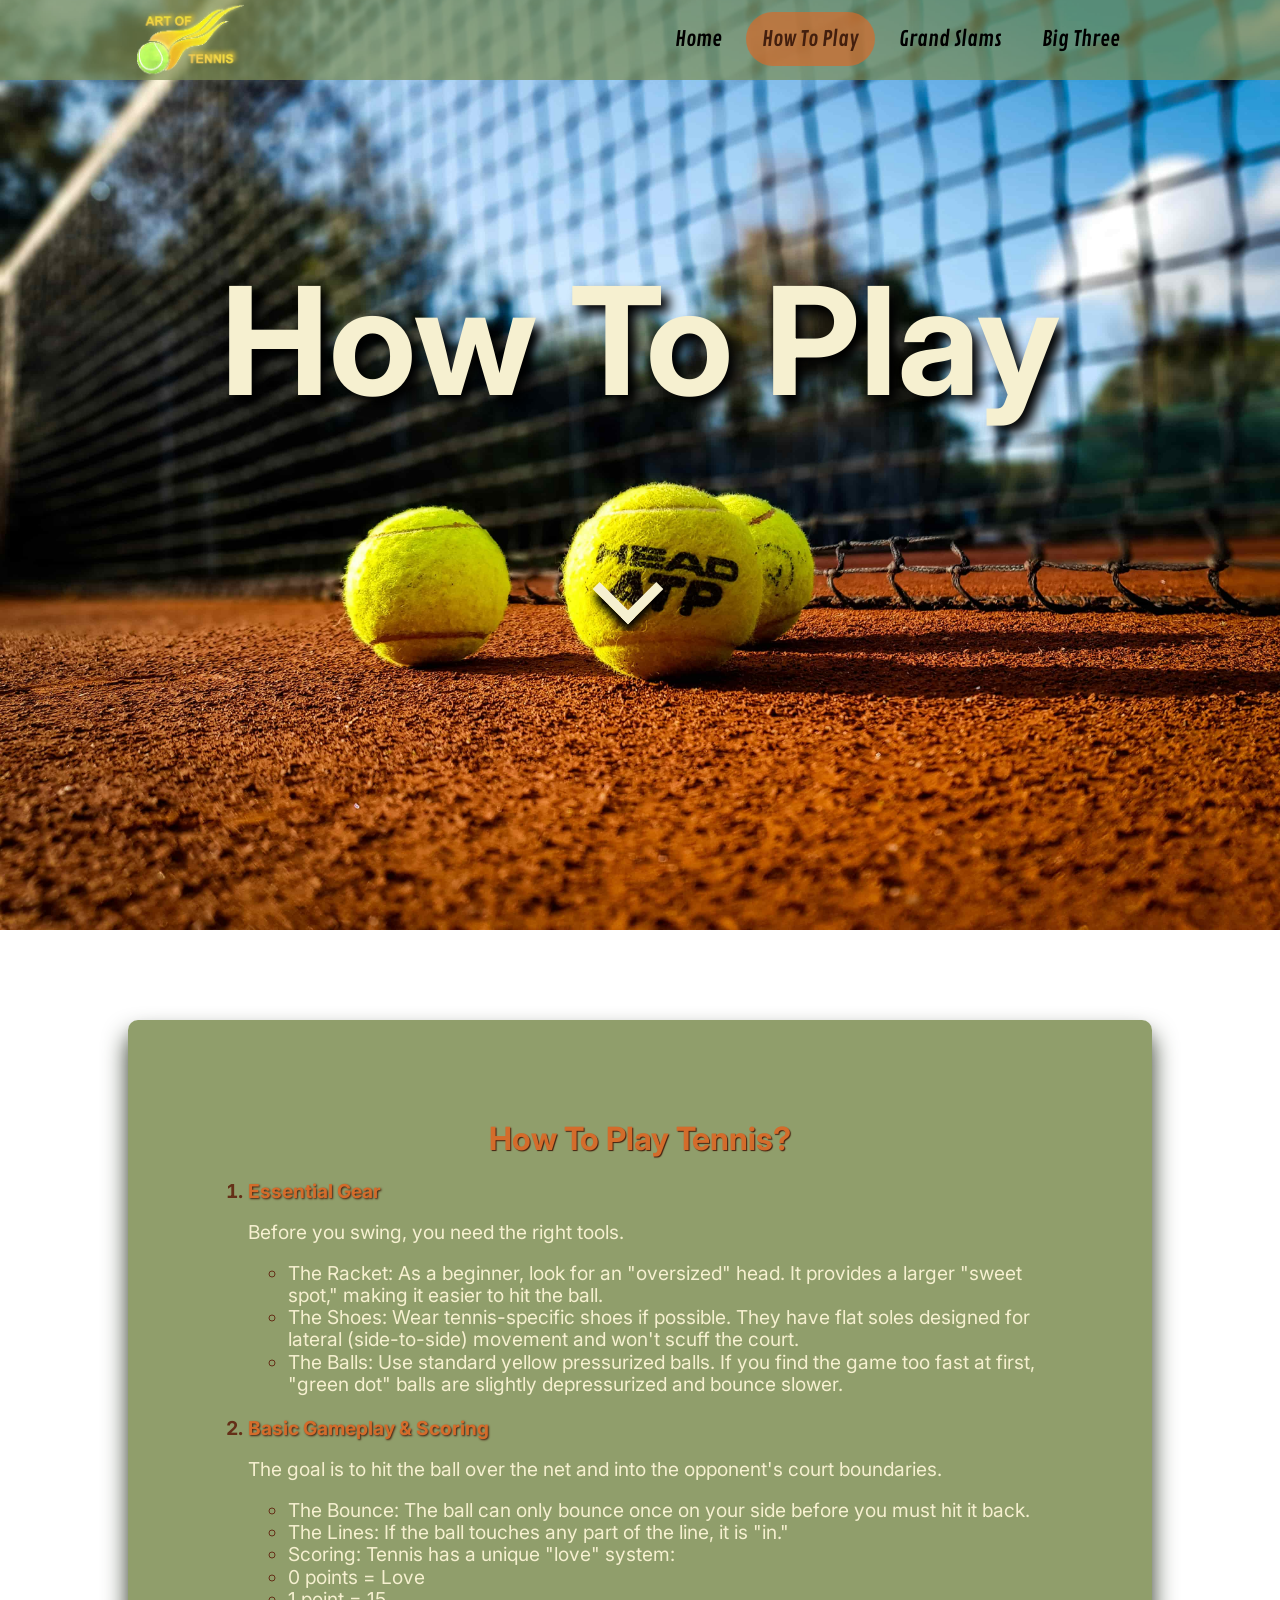
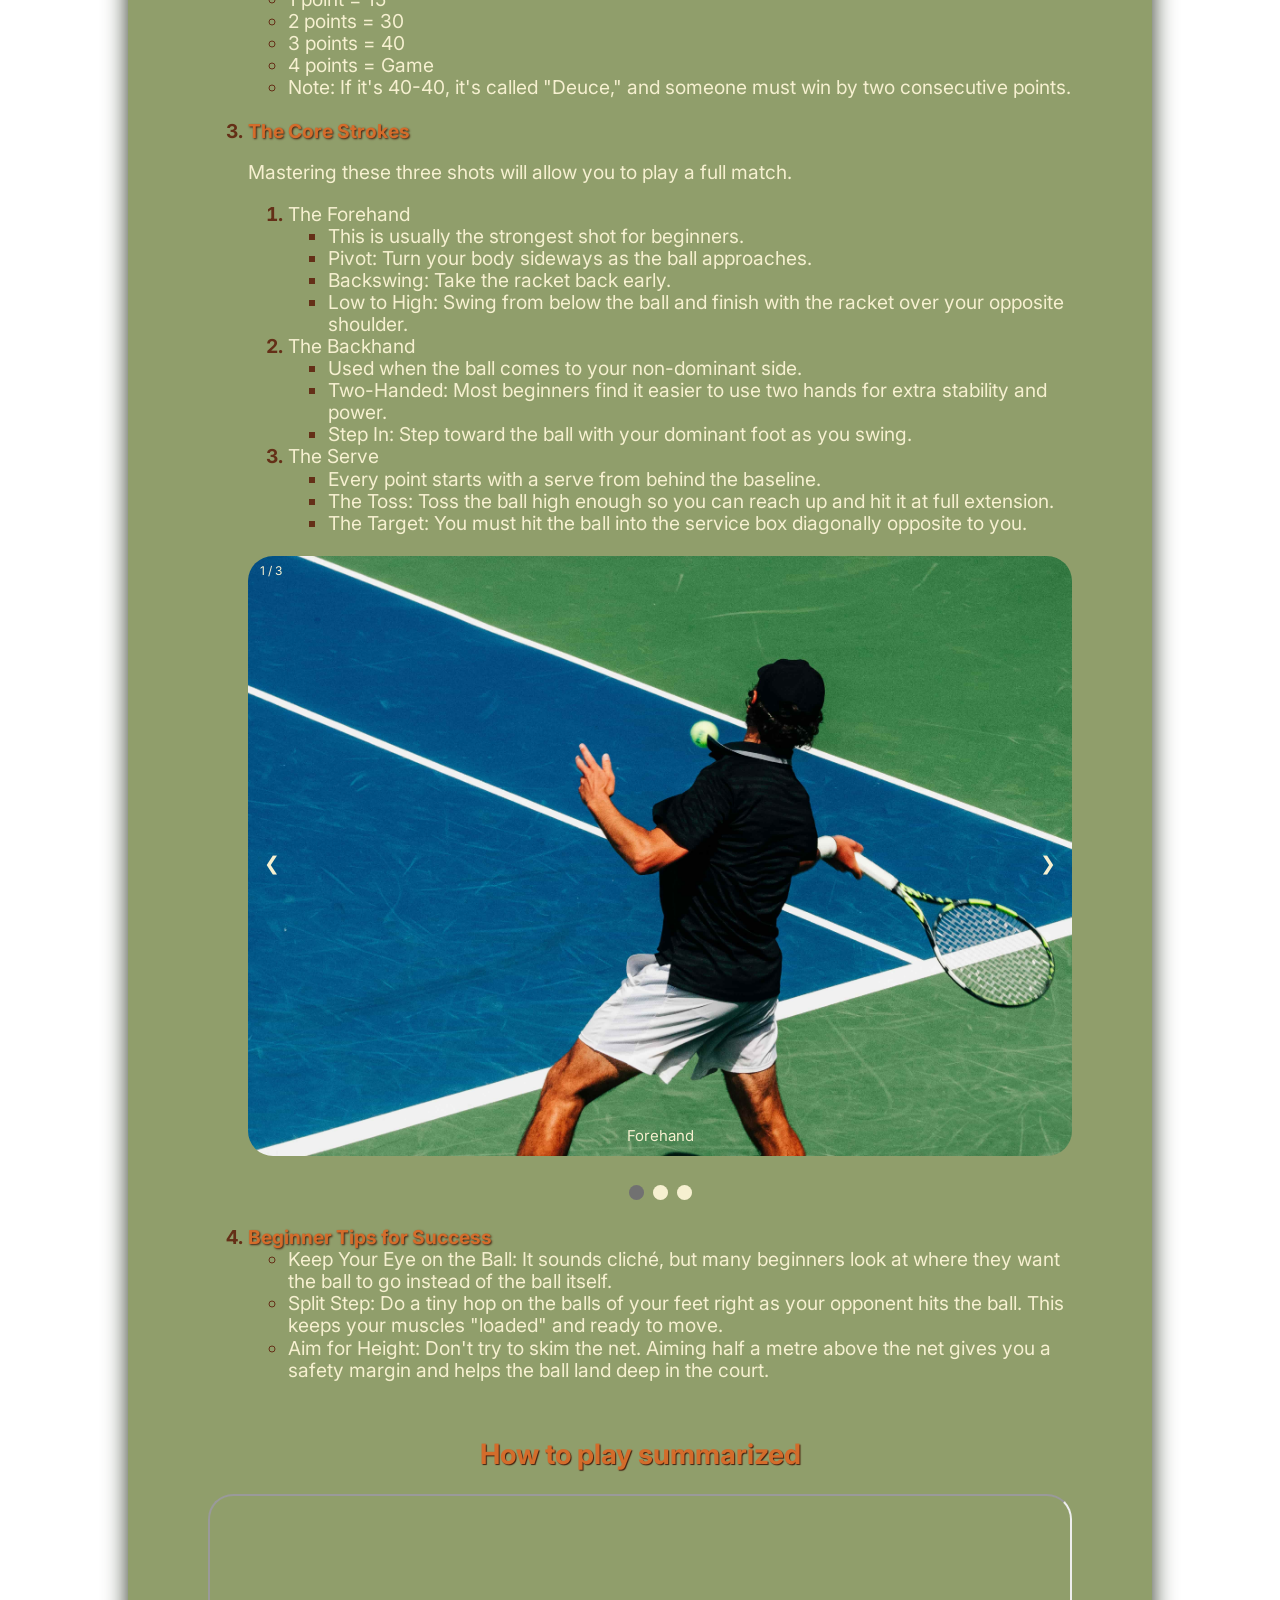
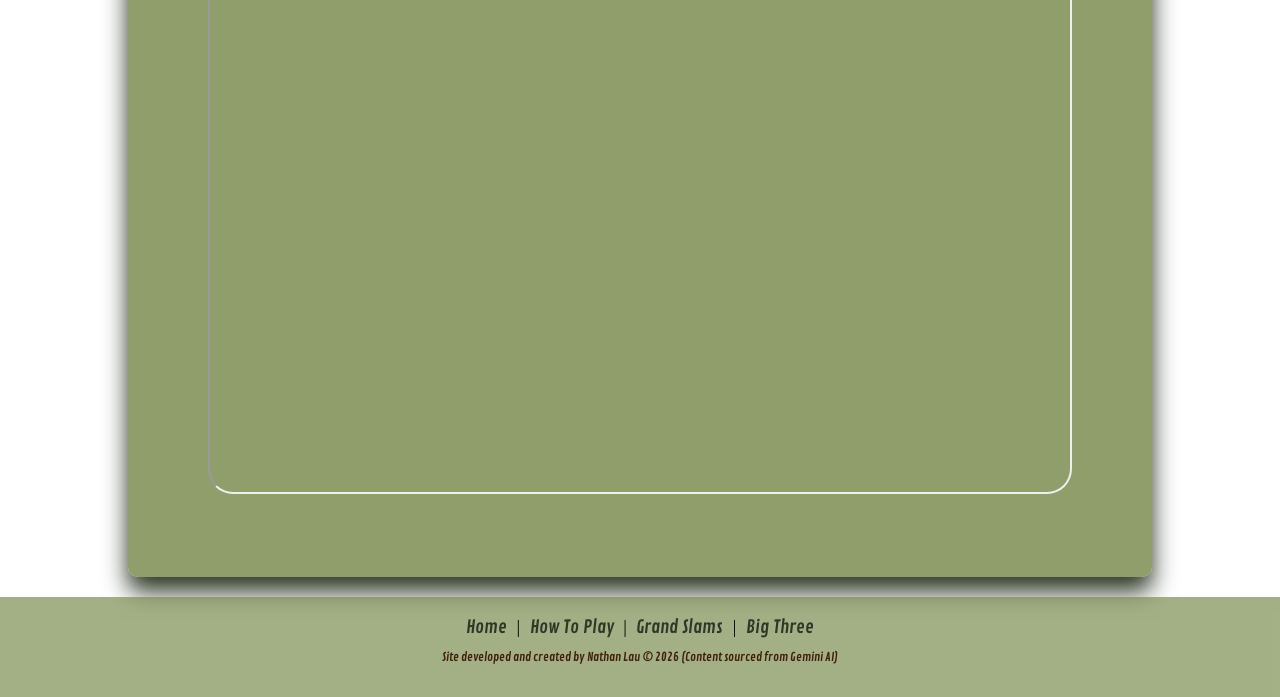
<file: how_to_play.html>
<!DOCTYPE html>
<html lang="en">
<head>
	<meta charset="UTF-8">
	<meta content="width=device-width, initial-scale=1.0" name="viewport">
	<title>Art of Tennis</title>
	<link href="style.css" rel="stylesheet">
	<link href="normalize.css" rel="stylesheet">
	<meta content="width=device-width, initial-scale=1" name="viewport">
	<link href="https://cdnjs.cloudflare.com/ajax/libs/font-awesome/4.7.0/css/font-awesome.min.css" rel="stylesheet">
	<script src="responsive_nav.js">
	</script>
</head>
<body>
    <!-- This is my top parallax/hero image -->
	<div class="parallax_how_to_play">
		<div class="topnav" id="myTopnav">
			<img alt="Art of Tennis" src="images/art_of_tennis.png" title="Art of Tennis"> <a href="big_three.html">Big Three</a> <a href="grand_slam.html">Grand Slams</a> <a class="active" href="how_to_play.html">How To Play</a> <a href="index.html">Home</a> <a class="icon" href="javascript:void(0);" onclick="myFunction()"><i class="fa fa-bars"></i></a>
		</div>
    <!-- This is the text on the hero image -->
		<div class="parallax_text_how_to_play">
			<h1>How To Play</h1>
		</div>
		<div class="arrow_down">
			<i class="arrow down"></i>
		</div>
	</div>
	<div class="parallax_how_to_play2">
		<div class="main_content">
			<h1>How To Play Tennis?</h1>
			<ol>
				<li>
					<strong>Essential Gear</strong>
					<p>Before you swing, you need the right tools.</p>
					<ul>
						<li>The Racket: As a beginner, look for an "oversized" head. It provides a larger "sweet spot," making it easier to hit the ball.</li>
						<li>The Shoes: Wear tennis-specific shoes if possible. They have flat soles designed for lateral (side-to-side) movement and won't scuff the court.</li>
						<li>The Balls: Use standard yellow pressurized balls. If you find the game too fast at first, "green dot" balls are slightly depressurized and bounce slower.</li>
					</ul><br>
				</li>
				<li>
					<strong>Basic Gameplay & Scoring</strong>
					<p>The goal is to hit the ball over the net and into the opponent's court boundaries.</p>
					<ul>
						<li>The Bounce: The ball can only bounce once on your side before you must hit it back.</li>
						<li>The Lines: If the ball touches any part of the line, it is "in."</li>
						<li>Scoring: Tennis has a unique "love" system:</li>
						<li>0 points = Love</li>
						<li>1 point = 15</li>
						<li>2 points = 30</li>
						<li>3 points = 40</li>
						<li>4 points = Game</li>
						<li>Note: If it's 40-40, it's called "Deuce," and someone must win by two consecutive points.</li>
					</ul><br>
				</li>
				<li>
					<strong>The Core Strokes</strong>
					<p>Mastering these three shots will allow you to play a full match.</p>
					<ol>
						<li>The Forehand
							<ul>
								<li>This is usually the strongest shot for beginners.</li>
								<li>Pivot: Turn your body sideways as the ball approaches.</li>
								<li>Backswing: Take the racket back early.</li>
								<li>Low to High: Swing from below the ball and finish with the racket over your opposite shoulder.</li>
							</ul>
						</li>
						<li>The Backhand
							<ul>
								<li>Used when the ball comes to your non-dominant side.</li>
								<li>Two-Handed: Most beginners find it easier to use two hands for extra stability and power.</li>
								<li>Step In: Step toward the ball with your dominant foot as you swing.</li>
							</ul>
						</li>
						<li>The Serve
							<ul>
								<li>Every point starts with a serve from behind the baseline.</li>
								<li>The Toss: Toss the ball high enough so you can reach up and hit it at full extension.</li>
								<li>The Target: You must hit the ball into the service box diagonally opposite to you.</li>
							</ul>
						</li>
					</ol><br>
					<!-- Slideshow container -->
					<div class="slideshow-container">
						<!-- Full-width images with number and caption text -->
						<div class="mySlides fade">
							<div class="numbertext">
								1 / 3
							</div><img alt="Forehand" src="images/forehand.jpg" style="width:100%" title="Forehand">
							<div class="text">
								Forehand
							</div>
						</div>
						<div class="mySlides fade">
							<div class="numbertext">
								2 / 3
							</div><img alt="Backhand" src="images/backhand.jpg" style="width:100%" title="Backhand">
							<div class="text">
								Backhand
							</div>
						</div>
						<div class="mySlides fade">
							<div class="numbertext">
								3 / 3
							</div><img alt="Serve" src="images/serve.jpg" style="width:100%" title="Serve">
							<div class="text">
								Serve
							</div>
						</div><!-- Next and previous buttons -->
						<a class="prev" onclick="plusSlides(-1)">&#10094;</a> <a class="next" onclick="plusSlides(1)">&#10095;</a>
					</div><br>
					<!-- The dots/circles -->
					<div style="text-align:center">
						<span class="dot" onclick="currentSlide(1)"></span> <span class="dot" onclick="currentSlide(2)"></span> <span class="dot" onclick="currentSlide(3)"></span>
					</div><br>
				</li>
				<li>
					<strong>Beginner Tips for Success</strong><br>
					<ul>
						<li>Keep Your Eye on the Ball: It sounds cliché, but many beginners look at where they want the ball to go instead of the ball itself.</li>
						<li>Split Step: Do a tiny hop on the balls of your feet right as your opponent hits the ball. This keeps your muscles "loaded" and ready to move.</li>
						<li>Aim for Height: Don't try to skim the net. Aiming half a metre above the net gives you a safety margin and helps the ball land deep in the court.</li>
					</ul>
				</li>
			</ol><br>
			<h2>How to play summarized</h2><iframe allowfullscreen src="https://www.youtube.com/embed/WgmzdLQ4hdQ?si=ds3AdxMTo99RpN-m" title="YouTube video player"></iframe>
		</div>
		<footer>
			<!-- This is my footer -->
			<a href="index.html">Home</a> | <a href="how_to_play.html">How To Play</a> | <a href="grand_slam.html">Grand Slams</a> | <a href="big_three.html">Big Three</a>
			<p>Site developed and created by Nathan Lau &copy; 2026 (Content sourced from Gemini AI)</p>
		</footer><!-- This closes off my footer -->
		<script>
		let slideIndex = 1;
		showSlides(slideIndex);

		function plusSlides(n) {
		showSlides(slideIndex += n);
		}

		function currentSlide(n) {
		showSlides(slideIndex = n);
		}

		function showSlides(n) {
		let i;
		let slides = document.getElementsByClassName("mySlides");
		let dots = document.getElementsByClassName("dot");
		if (n > slides.length) {slideIndex = 1}    
		if (n < 1) {slideIndex = slides.length}
		for (i = 0; i < slides.length; i++) {
		  slides[i].style.display = "none";  
		}
		for (i = 0; i < dots.length; i++) {
		  dots[i].className = dots[i].className.replace(" active", "");
		}
		slides[slideIndex-1].style.display = "block";  
		dots[slideIndex-1].className += " active";
		}
		</script>
	</div>
</body>
</html>
</file>
<file: style.css>
@import url('https://fonts.googleapis.com/css2?family=Inter:ital,opsz,wght@0,14..32,100..900;1,14..32,100..900&display=swap');
@import url('https://fonts.googleapis.com/css2?family=Contrail+One&display=swap');
.triangle_down {
	width: 0;
	height: 0;
	border-left: 15px solid transparent;
	border-right: 15px solid transparent;
	border-top: 17px solid #000000;
	float: right;
}
/* This is the box that you can click on */

.accordion {
	background-color: hsl(51, 69%, 89%);
	color: #000000;
	cursor: pointer;
	padding: 18px;
	margin: 20px auto;
	width: 100%;
	border: none;
	text-align: left;
	outline: none;
	font: clamp(1rem, calc(1.5vw + 0.5rem), 1.25rem) "Funnel Sans", sans-serif;
	transition: 0.4s;
	border-radius: 25px;
	box-shadow: #2f3827 0px 15px 25px, rgba(0, 0, 0, 0.05) 0px 5px 10px;
}
.active, .accordion:hover {
	background-color: hsl(19, 63%, 24%);
	color: hsl(23, 66%, 50%);
}
.panel {
	width: 100%;
	/* Match the accordion button width */
	margin: 20px auto;
	padding: 18px;
	display: none;
	background-color: hsl(23, 66%, 50%);
	border-radius: 25px;
	overflow: hidden;
	box-shadow: hsl(19, 63%, 24%) 0px 15px 25px, rgba(0, 0, 0, 0.05) 0px 5px 10px;
}
/*Modal for Gallery*/

.pop_up_image {
	/*The styling for the image container that pops up when clicked*/
	position: fixed;
	/*Makes the image stay in the same place even when scrolling*/
	top: 0;
	/*Positions the container at the center, using the top left cornor*/
	left: 0;
	background: rgba(0, 0, 0, 0.9);
	/*Makes the rest of the page dark*/
	height: 100%;
	/*Makes the container take up the whole height and width*/
	width: 100%;
	z-index: 100;
	/*Puts it in front of the other elemts*/
	display: none;
	/*Doesn't show until the image is clicked on*/
}
.pop_up_image span {
	/*Used to creat the close button X*/
	position: absolute;
	/*Makes it possible to position using top and right*/
	top: 0;
	/*Puts it near the top right corner, 10px from the right*/
	right: 10px;
	font: bolder 40px,sans-serif;
	color: hsl(51, 69%, 89%);
	cursor: pointer;
	/*Makes the cursor a pointer to tell the user it can be clicked on*/
	z-index: 100;
	/*Puts it in front of the rest of the page*/
}
.pop_up_image img {
	position: absolute;
	/*Makes it so the image can be controlled using top and left*/
	top: 50%;
	/*Puts it top left corner at the center*/
	left: 50%;
	transform: translate(-50%, -50%);
	/*moves it so the middle point is at the center*/
	border: 5px solid hsl(51, 69%, 89%);
	width: 80%;
	height: 70%;
	border-radius: 25px;
	object-fit: cover;
	/*Makes the aspect ratio stay the same in all device sizes*/
}
/* sets a margin on the body */

body {
	margin: 0;
}
.arrow {
	border: solid hsl(51, 69%, 89%);
	border-width: 0 10px 10px 0;
	display: inline-block;
	padding: 20px;
  box-shadow: 6px 6px 8px #000000
}
.down {
	transform: rotate(45deg);
	-webkit-transform: rotate(45deg);
}
/* sets width, padding, margin for the arrow pointing down and centres it*/

.arrow_down {
	width: 20%;
	box-sizing: border-box;
	max-width: 100px;
	overflow: hidden;
	padding: min(4em, 1%);
	margin: auto;
}
/* floats the img to the right and sets a height, width, border radius and padding */

.float_right_img {
	float: right;
	height: auto;
	width: 160px;
	border-radius: 50px;
	padding: 15px;
}
/* top parallax on the page */

.parallax_big_three {
	/* The image used */
	background-image: url("images/balls_on_the_line.jpg");
	/* Set a specific height */
	height: 1000px;
	/* Create the parallax scrolling effect */
	background-attachment: fixed;
	background-position: center;
	background-repeat: no-repeat;
	background-size: cover;
}
/* parallax behind the main contentw */

.parallax_big_three2 {
	/* The image used */
	background-image: url("images/birdseye_view_of_tennis.jpg");
	/* Set a specific height */
	min-height: 800px;
	/* Create the parallax scrolling effect */
	background-attachment: fixed;
	background-position: center;
	background-repeat: no-repeat;
	background-size: cover;
	padding-top: 20px;
}
/* text on top of the top parallax image */

.parallax_text_big_three h1 {
	font: bold 175px "Inter", sans-serif;
	color: hsl(51, 69%, 89%);
	margin: auto;
	padding: 250px;
	width: 100%;
	text-shadow: 8px 8px 12px #000000;
}
/* top parallax on the page */

.parallax_grand_slam {
	/* The image used */
	background-image: url("images/ball_on_hard_court.jpg");
	/* Set a specific height */
	height: 1000px;
	/* Create the parallax scrolling effect */
	background-attachment: fixed;
	background-position: center;
	background-repeat: no-repeat;
	background-size: cover;
}
/* parallax behind the main content */

.parallax_grand_slam2 {
	/* The image used */
	background-image: url("images/tennis_balls.jpg");
	/* Set a specific height */
	min-height: 800px;
	/* Create the parallax scrolling effect */
	background-attachment: fixed;
	background-position: center;
	background-repeat: no-repeat;
	background-size: cover;
	padding-top: 20px;
}
/* text on top of the top parallax image */

.parallax_text_grand_slam h1 {
	font: bold 125px "Inter", sans-serif;
	color: hsl(51, 69%, 89%);
	margin: auto;
	padding: 275px;
	width: 100%;
	text-shadow: 8px 8px 12px #000000;
}
/* top parallax on the page */

.parallax_how_to_play {
	/* The image used */
	background-image: url("images/tennis_ball_on_clay.jpg");
	/* Set a specific height */
	height: 1000px;
	/* Create the parallax scrolling effect */
	background-attachment: fixed;
	background-position: center;
	background-repeat: no-repeat;
	background-size: cover;
}
/* parallax behind the main content */

.parallax_how_to_play2 {
	/* The image used */
	background-image: url("images/clay_courts.jpg");
	/* Set a specific height */
	min-height: 800px;
	/* Create the parallax scrolling effect */
	background-attachment: fixed;
	background-position: center;
	background-repeat: no-repeat;
	background-size: cover;
	padding-top: 20px;
}
/* text on top of the top parallax image */

.parallax_text_how_to_play h1 {
	font: bold 175px "Inter", sans-serif;
	color: hsl(51, 69%, 89%);
	margin: auto;
	padding: 250px;
	width: 100%;
	text-shadow: 8px 8px 12px #000000;
}
/* top parallax on the page */

.parallax_index {
	/* The image used */
	background-image: url("images/multiple_clay_courts.jpg");
	/* Set a specific height */
	height: 1000px;
	/* Create the parallax scrolling effect */
	background-attachment: fixed;
	background-position: center;
	background-repeat: no-repeat;
	background-size: cover;
}
/* parallax behind the main content */

.parallax_index2 {
	/* The image used */
	background-image: url("images/clay_tennis.jpg");
	/* Set a specific height */
	min-height: 800px;
	/* Create the parallax scrolling effect */
	background-attachment: fixed;
	background-position: center;
	background-repeat: no-repeat;
	background-size: cover;
	padding-top: 20px;
}
/* text on top of the top parallax image */

.parallax_text_art_of_tennis h1 {
	font: bold 175px "Inter", sans-serif;
	color: hsl(51, 69%, 89%);
	margin-top: 30px;
	padding: 175px;
	width: 100%;
	text-shadow: 8px 8px 12px #000000;
}
/* the main content, sets a width, font, padding, box shadow, margin */

.main_content {
	width: 80%;
	font-family: "Inter", sans-serif;
	box-sizing: border-box;
	max-width: 1114px;
	overflow: hidden;
	padding: min(5em, 8%);
	background-color: hsl(77, 27%, 44%, 0.85);
	box-shadow: #2f3827 0px 15px 25px, rgba(0, 0, 0, 0.05) 0px 5px 10px;
	border-radius: 10px;
	/* text-align: justify; */
	text-align: left;
	margin: auto;
	margin-bottom: 10px;
}
/* My navigation bar */

.topnav {
	overflow: hidden;
	padding: 0px 140px 0px 0px;
	background-color: hsl(77, 27%, 44%, 0.7);
}
/* my hyperlinks in my navigation bar which have font size, padding, borders */

.topnav a {
	float: right;
	display: block;
	color: #000000;
	text-align: center;
	padding: 14px 16px;
	text-decoration: none;
	font: 21px "Contrail One", sans-serif;
	margin: 12px 4px;
	border-radius: 30px;
}
/* changes the background colour of the nav bar links and colour of the text when hovered over */

.topnav a:hover {
	background-color: hsl(213, 78%, 72%, 0.7);
	color: #10234a;
}
/* changes the background colour of the nav bar links and colour of the text when being the current tab the user is on */

.topnav a.active {
	background-color: hsl(23, 66%, 50%, 0.7);
	color: #431F0e;
}
.topnav .icon {
	display: none;
}
/* my logo */

.topnav img {
	float: left;
	height: 80px;
	width: auto;
	padding: 1px 0px 1px 0px;
	margin: 0% 0% 0% 12%;
}
/* my footer which contains hyperlinks and text */

footer {
	text-align: center;
	font-size: 18px;
	padding: 20px;
	height: 100px;
	background-color: hsl(77, 27%, 44%, 0.7);
	margin-top: 20px;
}
/* colours my hyperlinks and removes the underline */

footer a {
	color: #2f3827;
	text-decoration: none;
	padding: 5px;
	font-family: "Contrail One", sans-serif;
}
/* makes the hyperlinks display differently when hovered over */

footer a:hover {
	color: #10234a;
	background-color: hsl(213, 78%, 72%, 0.7);
	/* color: #431F0e;
    background-color: hsl(23, 66%, 50%); */
	border-radius: 25px;
}
/* changes the colour of the p tags in the footer */

footer p {
	font: 12px "Contrail One", sans-serif;
	color: #431f0e;
}
/* sets the width and height of my iframes */

iframe {
	width: 100%;
	height: 600px;
	border-radius: 25px;
}
* {
	box-sizing: border-box
}
/* Slideshow container */

.slideshow-container {
	width: 100%;
	position: relative;
	margin: auto;
}
/* sets height and width of my image slideshow */

.slideshow-container img {
	height: 600px;
	width: 100%;
	object-fit: cover;
	border-radius: 25px;
}
/* Hide the images by default */

.mySlides {
	display: none;
}
/* Next & previous buttons */

.prev, .next {
	cursor: pointer;
	position: absolute;
	top: 50%;
	width: auto;
	margin-top: -22px;
	padding: 16px;
	color: hsl(51, 69%, 89%);
	font: bold 18px;
	transition: 0.6s ease;
	border-radius: 0 3px 3px 0;
	user-select: none;
}
/* Position the "next button" to the right */

.next {
	right: 0;
	border-radius: 3px 0 0 3px;
}
/* On hover, add a black background color with a little bit see-through */

.prev:hover, .next:hover {
	background-color: rgba(118, 116, 102, 0.8);
}
/* Caption text */

.text {
	color: hsl(51, 69%, 89%);
	font-size: 15px;
	padding: 8px 12px;
	position: absolute;
	bottom: 8px;
	width: 100%;
	text-align: center;
}
/* Number text (1/3 etc) */

.numbertext {
	color: hsl(51, 69%, 89%);
	font-size: 12px;
	padding: 8px 12px;
	position: absolute;
	top: 0;
}
/* The dots/bullets/indicators */

.dot {
	cursor: pointer;
	height: 15px;
	width: 15px;
	margin: 0 2px;
	background-color: hsl(51, 69%, 89%);
	border-radius: 50%;
	display: inline-block;
	transition: background-color 0.6s ease;
}
.active, .dot:hover {
	background-color: #717171;
}
/* Fading animation */

.fade {
	animation-name: fade;
	animation-duration: 1.5s;
}
@keyframes fade {
	from {
		opacity: .4
	}
	to {
		opacity: 1
	}
}
/* Remove extra left and right margins, due to padding */

.row {
	margin: 0 -5px;
}
/* Clear floats after the columns */

.row:after {
	content: "";
	display: table;
	clear: both;
}
/* Responsive columns */

.column {
	width: 100%;
	display: block;
	margin: 20px auto;
}
/* Style the counter cards */

.card, .card_big_three {
	box-shadow: 0 4px 8px 0 rgba(0, 0, 0, 0.2);
	padding: 16px;
	text-align: center;
	background-color: hsl(51, 69%, 89%);
	border-radius: 25px;
}
/* Styles all card images the same*/

.card img {
	width: 100%;
	height: 600px;
	border-radius: 25px;
	object-fit: cover;
}
/* Styles all card images the same*/

.card_big_three img {
	width: 100%;
	height: 800px;
	border-radius: 25px;
	object-fit: cover;
}
/* Changes opacity when hovered over to show the image is clickable */

.card img:hover, .card_big_three img:hover {
	opacity: 50%;
}
/* sets a colour, aligns text to the centre and gives a text shadow */

h1, h2 {
	color: hsl(23, 66%, 50%);
	text-align: center;
	text-shadow: 1px 1px 1px #431F0e;
}
/* colours the p and li tags and sizes them */

p, li {
	color: hsl(51, 69%, 89%);
	font-size: clamp(0.8rem, calc(1.5vw + 0.25rem), 1.2rem);
}
/* sets the size of h1 tags */

h1 {
	font-size: clamp(2rem, calc(2vw + 0.75rem), 2.25rem);
}
/* sets the size of h2 tags */

h2 {
	font-size: clamp(1.5rem, calc(1.75vw + 0.5rem), 1.75rem);
}
/* sets a colour and gives a text shadow */

strong {
	color: hsl(23, 66%, 50%);
	text-shadow: 1px 1px 2px #431F0e;
}
/* Marker selects only the numbers/dots and styles them */

li::marker {
	font-weight: bold;
	color: hsl(19, 63%, 24%);
}
@media screen and (max-width: 1400px) and (min-width: 1000px) {
	/* makes the text in the top parallax smaller to show on a smaller screen */
	.parallax_text_art_of_tennis h1, .parallax_text_how_to_play h1, .parallax_text_grand_slam h1, .parallax_text_big_three h1 {
		font-size: 150px;
		margin-top: 50px;
		padding: 120px;
	}
	/* Responsive columns */
	.column {
		width: 100%;
		display: block;
		margin-bottom: 10px;
	}
}
@media screen and (max-width: 1000px) and (min-width: 800px) {
	.card_big_three img {
		height: 500px;
	}
	/* makes the iframe smaller to fit on a smaller screen */
	iframe {
		width: 100%;
		height: 600px;
	}
	/* Changes the sizing of the images */
	.float_right_img {
		height: auto;
		width: 140px;
		border-radius: 25px;
		padding: 10px;
	}
	/* makes the text in the top parallax smaller to show on a smaller screen */
	.parallax_text_art_of_tennis h1, .parallax_text_how_to_play h1, .parallax_text_grand_slam h1, .parallax_text_big_three h1 {
		font-size: 100px;
		margin-top: 50px;
		padding: 100px;
	}
}
@media screen and (max-width: 800px) {
	/* Styles all card images the same*/
	.card img, .card_big_three img {
		height: 400px;
	}
	/* changes the topnav for phone view */
	.topnav {
		position: relative;
		transition: max-height 1.5s cubic-bezier(0.4, 0, 0.2, 1);
		/* This creates the slide effect */
		max-height: 80px;
		overflow: hidden;
	}
	/* when active/clicked */
	.topnav.responsive {
		max-height: 600px;
	}
	/* ensures the links stack vertically and take up full width */
	.topnav a:not(.icon) {
		display: none;
		/* Hidden by default */
	}
	.topnav.responsive a:not(.icon) {
		display: block;
		float: none;
		text-align: left;
		padding: 15px 20px;
		border-bottom: 1px solid rgba(0, 0, 0, 0.1);
		/* Fade the text in as the menu slides */
		animation: fadeIn 1s ease forwards;
	}
	/* keep the hamburger icon in the top corner */
	.topnav a.icon {
		float: right;
		display: block;
		position: absolute;
		right: 0;
		top: 0;
	}
	/* keep the logo visible at the top */
	.topnav img {
		margin: 10px 2%;
		height: 60px;
		/* Slightly smaller for mobile */
	}
	/* fade animation for text */
	@keyframes fadeIn {
		from {
			opacity: 0;
		}
		to {
			opacity: 1;
		}
	}
	/* adjust first link margin to not overlap logo */
	.topnav.responsive a:first-of-type {
		margin-top: 80px;
	}
	/* makes the iframe smaller to fit on a smaller screen */
	iframe {
		width: 100%;
		height: 300px;
	}
	/* makes the top parallax smaller to show the word tennis on a smaller screen */
	.parallax_index, .parallax_how_to_play, .parallax_grand_slam, .parallax_big_three {
		width: 100%;
		height: 500px;
		background-position: top;
		background-size: cover;
		background-repeat: no-repeat;
	}
	/* Changes the sizing of the images */
	.float_right_img {
		height: 300px;
		width: 100%;
		border-radius: 25px;
		padding: 10px;
    object-fit: cover;
	}
	/* makes the text in the top parallax smaller to show on a smaller screen */
	.parallax_text_art_of_tennis h1, .parallax_text_how_to_play h1, .parallax_text_grand_slam h1, .parallax_text_big_three h1 {
		font-size: 60px;
		margin-top: 50px;
		padding: 50px;
	}
	/* sets height and width of my image slideshow on smaller screen */
	.slideshow-container img {
		height: 350px;
		width: 100%;
		object-fit: cover;
	}
	/* sets width, padding, margin for the arrow pointing down and centres it*/
	.arrow_down {
		width: 20%;
		box-sizing: border-box;
		max-width: 80px;
		overflow: hidden;
		padding: min(4em, 2%);
		margin: auto;
	}
	/* class added by JS to hide the text that sits on my parallax images */
	.hidden-h1 {
		opacity: 0 !important;
	}
	/* Class added by JS to hide the arrow when menu is open */
	.hidden-arrow {
		display: none !important;
	}
	/* Responsive columns */
	.column {
		width: 100%;
		display: block;
		margin-bottom: 10px;
	}
}
</file>
